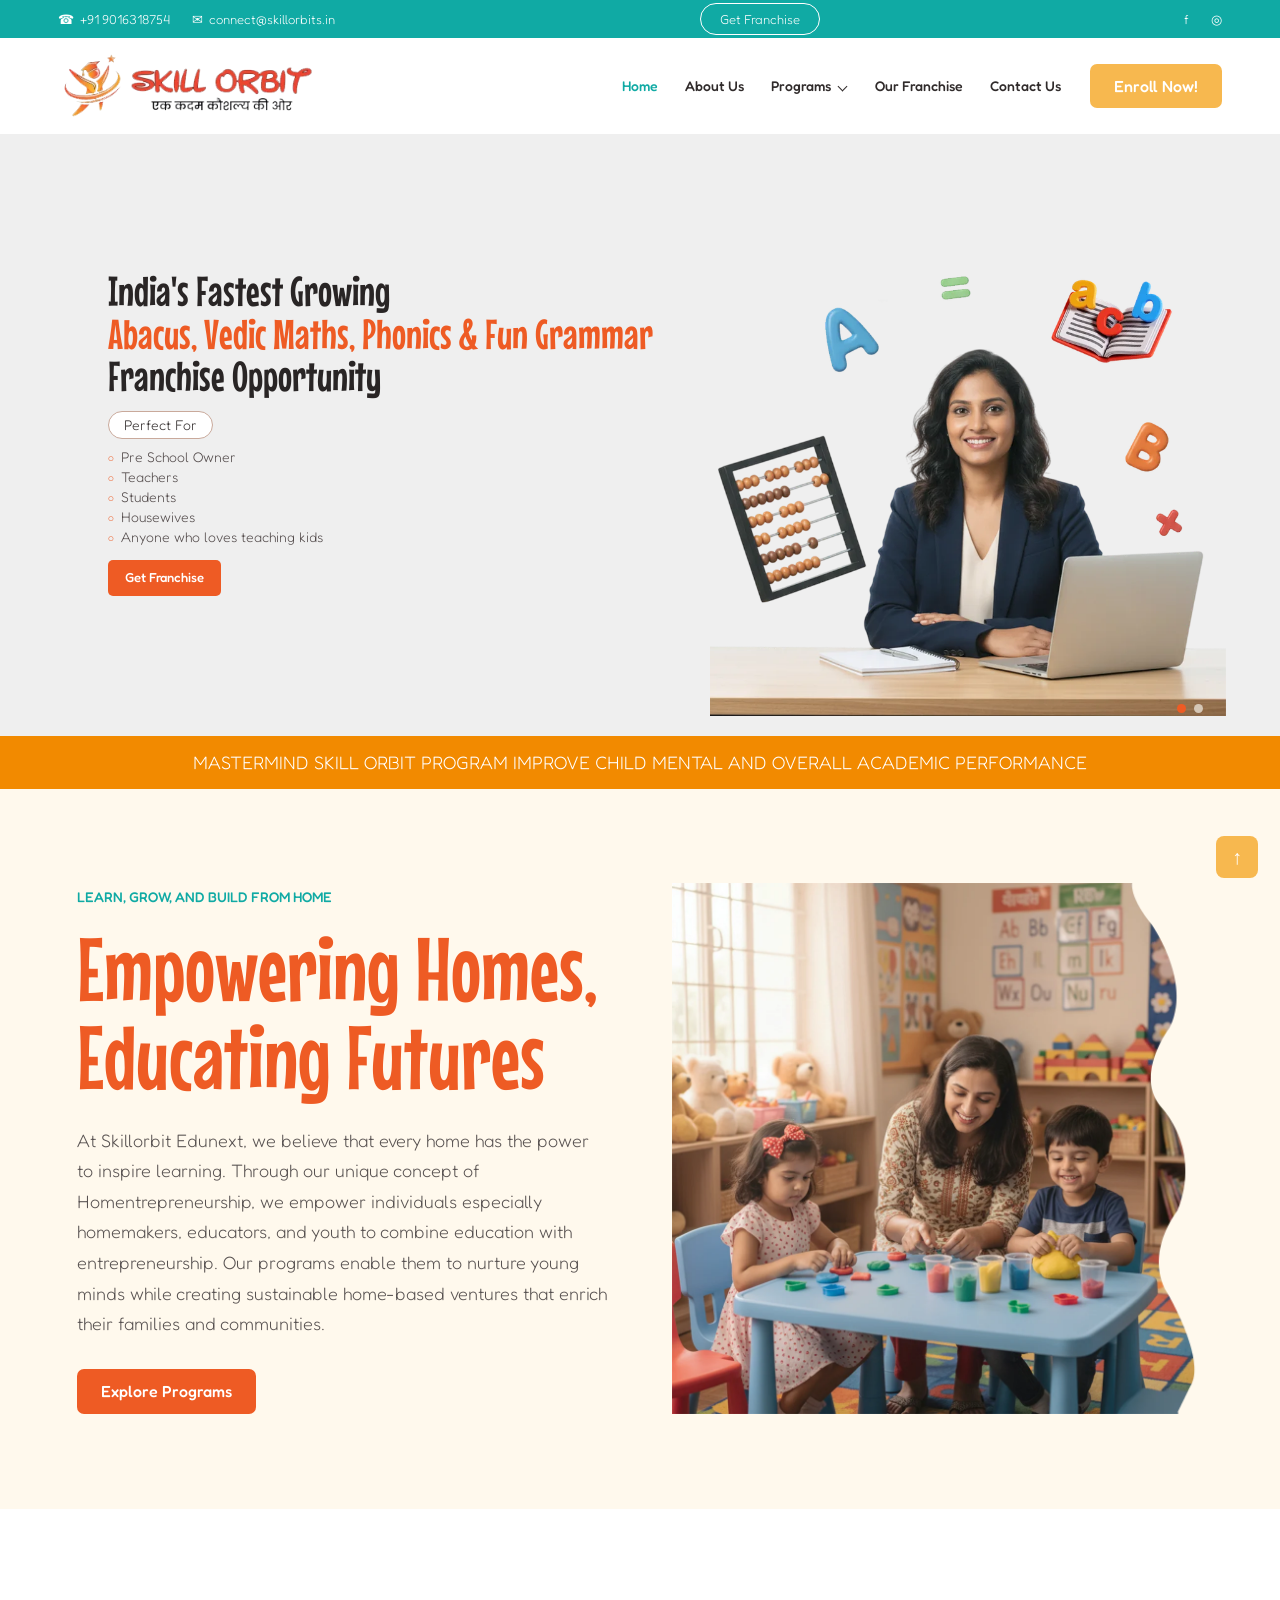
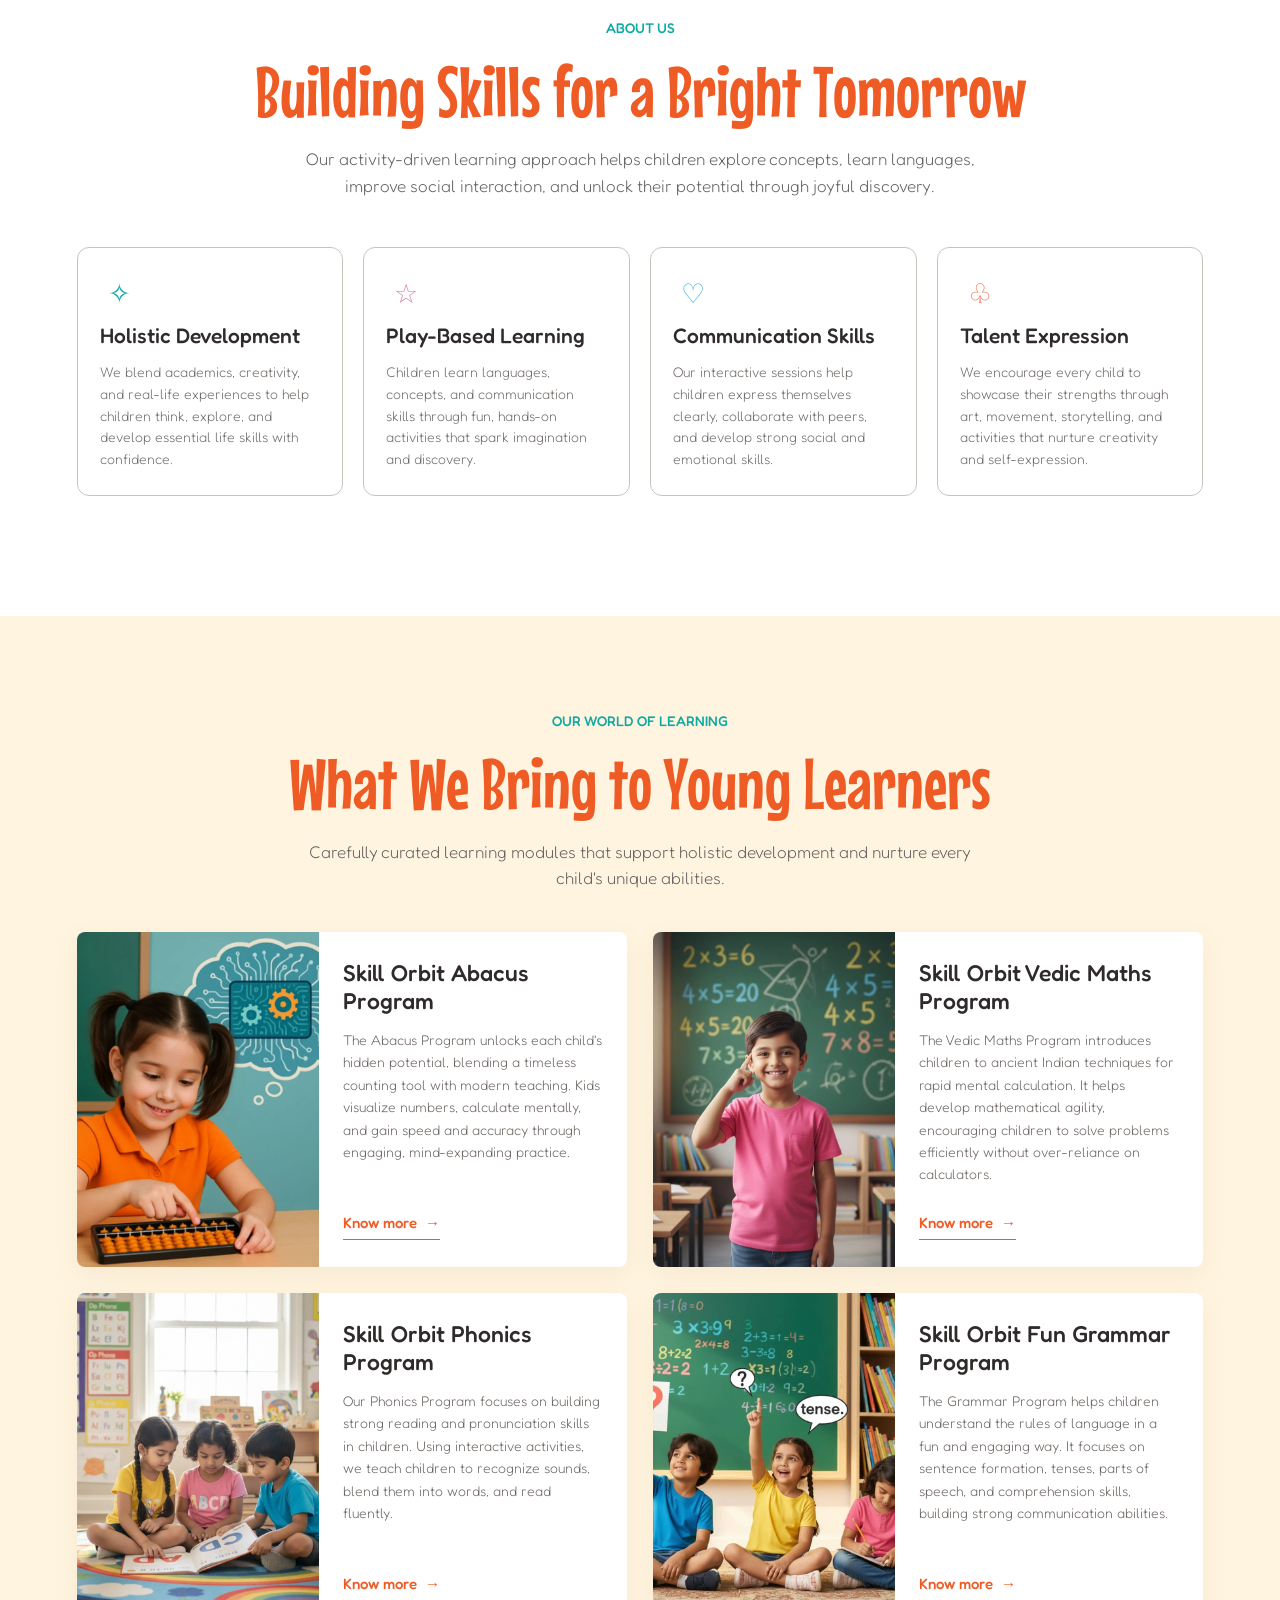
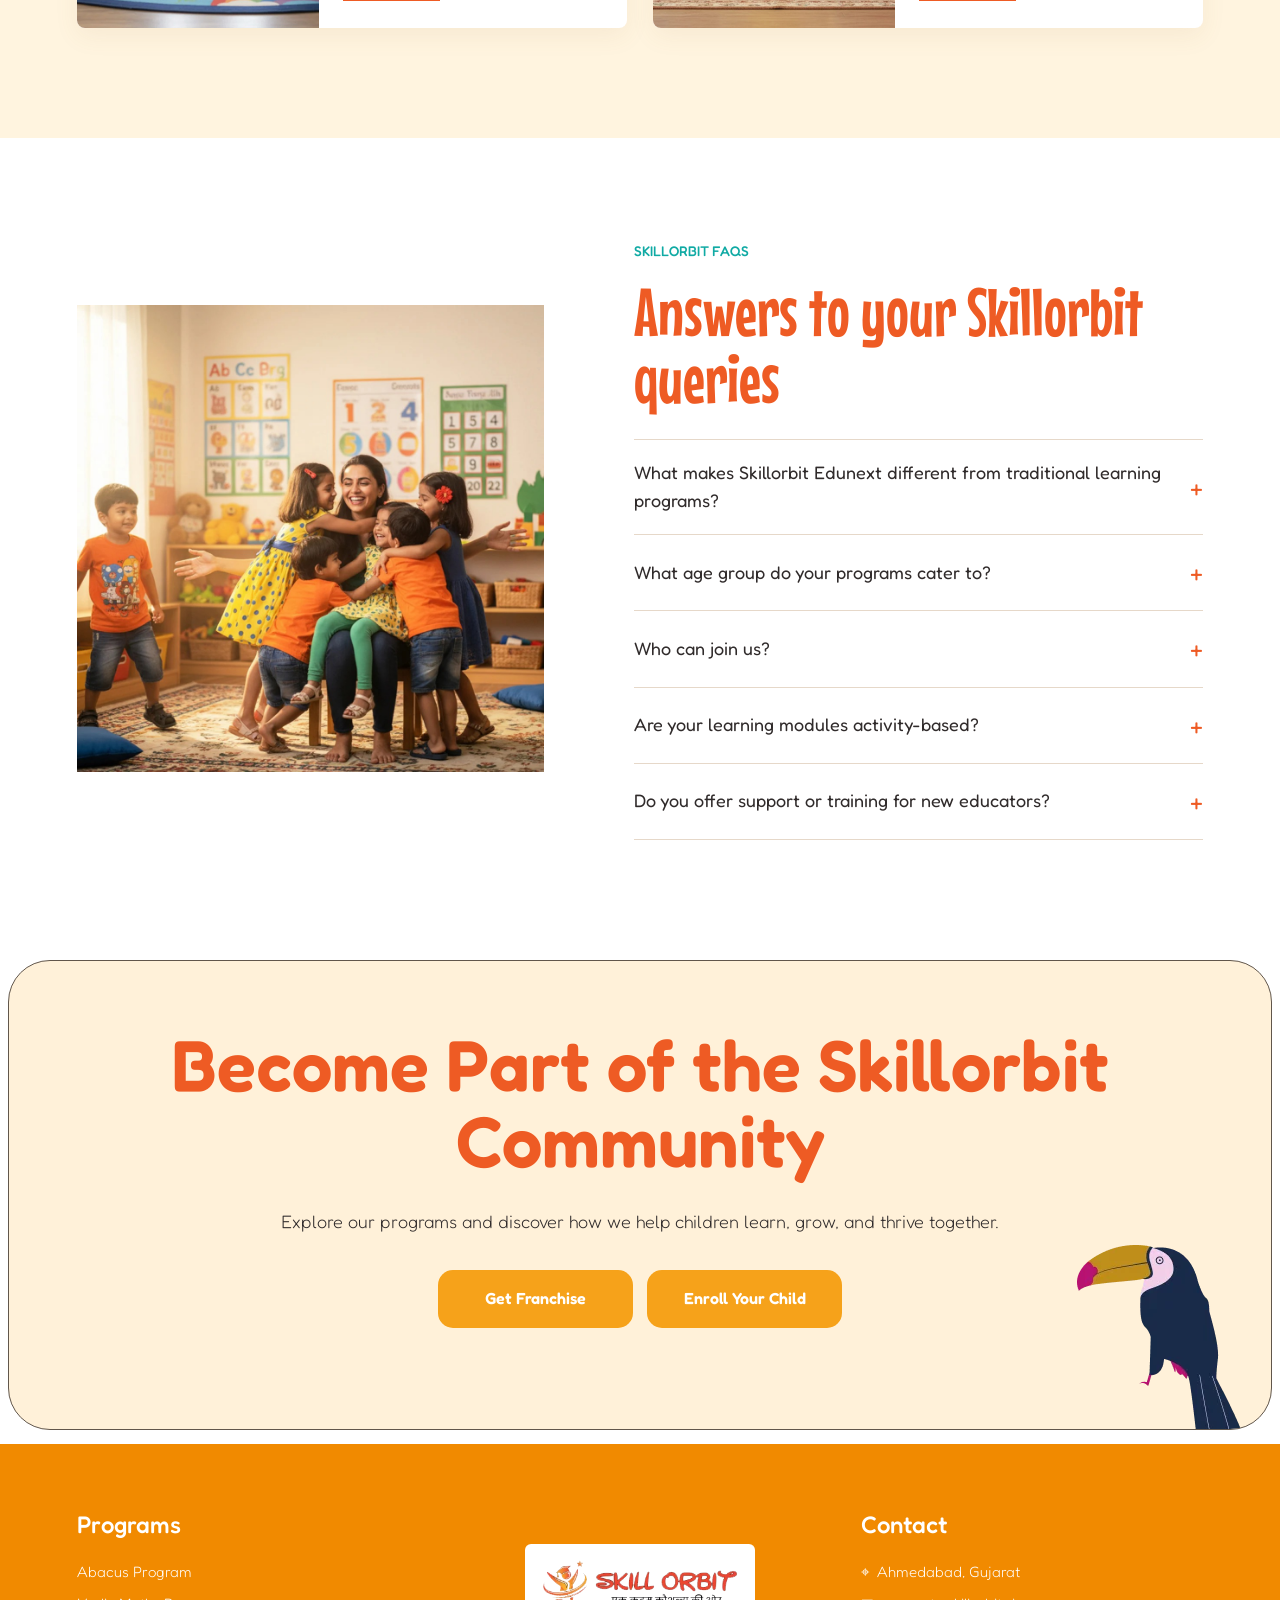
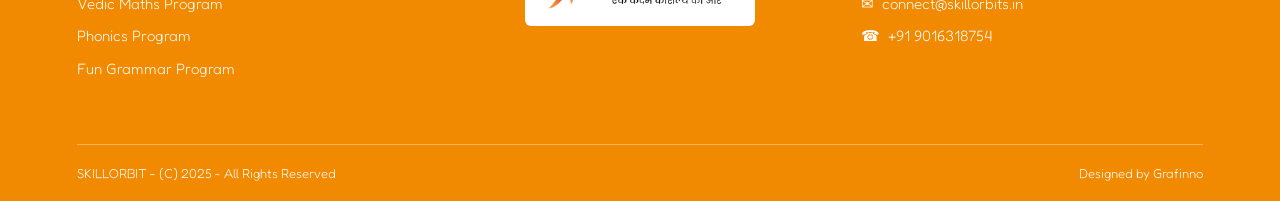
<file: index.html>
<!doctype html>
<html lang="en">
<head>
  <meta charset="utf-8">
  <meta name="viewport" content="width=device-width, initial-scale=1">
  <link rel="icon" type="image/webp" href="./images/favicon.webp">
  <meta name="theme-color" content="#10aaa4">
  <title>Skill Orbit | Empowering Homes, Educating Futures</title>
  <link rel="preconnect" href="https://fonts.googleapis.com">
  <link rel="preconnect" href="https://fonts.gstatic.com" crossorigin>
  <link href="https://fonts.googleapis.com/css2?family=Fredoka:wght@300;400;500;600;700&family=Mouse+Memoirs&display=swap" rel="stylesheet">
  <style>
    :root {
      --orange: #ee5b24;
      --gold: #f7b84f;
      --teal: #10aaa4;
      --ink: #302b2b;
      --muted: #666161;
      --cream: #fff4df;
      --paper: #fffdfa;
      --line: #e6d8c9;
      --display: "Mouse Memoirs", "Arial Narrow", sans-serif;
      --body: "Fredoka", sans-serif;
    }
    * { box-sizing: border-box; }
    html { scroll-behavior: smooth; scroll-padding-top: 100px; }
    body { margin: 0; color: var(--ink); font-family: var(--body); font-size: 16px; font-weight: 300; line-height: 1.55; }
    a { color: inherit; text-decoration: none; }
    button { font: inherit; }
    .topline { height: 38px; padding: 0 max(4.5vw, 24px); display: flex; align-items: center; justify-content: space-between; color: white; background: var(--teal); font-size: 13px; }
    .topline__contact, .topline__social { display: flex; align-items: center; gap: 22px; }
    .topline a:hover { opacity: .8; }
    .mini-button { padding: 5px 19px; border: 1px solid white; border-radius: 18px; color: white; background: transparent; font-size: 13px; transition: .2s ease; }
    .mini-button:hover { color: var(--teal); background: white; }
    .site-header { position: sticky; top: 0; z-index: 10; min-height: 92px; padding: 12px max(4.5vw, 24px); display: flex; align-items: center; justify-content: space-between; gap: 24px; background: white; }
    .brand img { display: block; width: 260px; max-width: 100%; height: auto; }
    .nav-wrap { display: flex; align-items: center; gap: 29px; }
    .main-nav { display: flex; align-items: center; gap: 27px; font-size: 14px; font-weight: 500; }
    .main-nav a { transition: color .2s ease; }
    .main-nav a:hover, .main-nav > a:first-child { color: var(--teal); }
    .programs-nav { position: relative; padding: 12px 0; }
    .program-menu { position: absolute; top: 100%; left: -18px; z-index: 20; width: 286px; padding: 12px; display: none; border: 1px solid var(--line); border-top: 3px solid var(--orange); border-radius: 8px; background: var(--paper); box-shadow: 0 18px 38px #302b2b20; }
    .program-menu::before { padding: 5px 9px 10px; display: block; color: var(--teal); content: "LEARNING PROGRAMS"; font-size: 11px; font-weight: 600; }
    .program-menu a { position: relative; min-height: 50px; padding: 9px 30px 9px 49px; display: flex; align-items: center; border-radius: 5px; color: var(--ink); font-size: 14px; white-space: normal; transition: background .18s ease, color .18s ease; }
    .program-menu a::before { position: absolute; left: 9px; width: 30px; height: 30px; display: grid; place-items: center; border-radius: 50%; color: var(--teal); background: #e3f5f2; content: "01"; font-size: 11px; font-weight: 600; }
    .program-menu a:nth-of-type(2)::before { color: #c66c50; background: #fff0e8; content: "02"; }
    .program-menu a:nth-of-type(3)::before { color: #398ca2; background: #e8f6fa; content: "03"; }
    .program-menu a:nth-of-type(4)::before { color: #8a7045; background: #fff3d9; content: "04"; }
    .program-menu a::after { position: absolute; right: 11px; color: var(--orange); content: "›"; font-size: 20px; transition: transform .18s ease; }
    .program-menu a:hover { color: var(--orange); background: var(--cream); }
    .program-menu a:hover::after { transform: translateX(3px); }
    .programs-nav:hover .program-menu, .programs-nav:focus-within .program-menu { display: block; }
    .programs-chevron { display: inline-flex; width: 12px; height: 12px; margin-left: 5px; align-items: center; justify-content: center; vertical-align: middle; }
.programs-chevron::before { width: 6px; height: 6px; border-right: 1.5px solid currentColor; border-bottom: 1.5px solid currentColor; content: ""; transform: translateY(-1px) rotate(45deg); }
    .programs-nav:hover > a .programs-chevron, .programs-nav:focus-within > a .programs-chevron { animation: programs-arrow-bob .48s ease-in-out infinite; }
    @keyframes programs-arrow-bob { 0%, 100% { transform: translateY(-1px); } 50% { transform: translateY(3px); } }
    @media (prefers-reduced-motion: reduce) {
      .programs-nav:hover > a .programs-chevron, .programs-nav:focus-within > a .programs-chevron { animation: none; }
    }
    .button { display: inline-flex; min-height: 44px; align-items: center; justify-content: center; padding: 10px 24px; border: 0; border-radius: 7px; color: #fff; background: var(--gold); font-weight: 500; cursor: pointer; transition: transform .2s ease, background .2s ease; }
    .button:hover { transform: translateY(-2px); background: var(--orange); }
    .button--orange { background: var(--orange); }
    .menu-toggle { width: 42px; height: 42px; padding: 0; display: none; flex: 0 0 42px; align-items: center; justify-content: center; border: 1px solid var(--line); border-radius: 5px; background: white; color: var(--ink); font-size: 21px; cursor: pointer; }
    .menu-toggle__icon { display: block; line-height: 1; }
    .mobile-cta { display: none; }
    .banner { position: relative; height: min(47vw, 670px); min-height: 460px; overflow: hidden; background: #efefef; }
    .banner__slide { position: absolute; inset: 20px max(4.2vw, 30px); display: flex; align-items: center; opacity: 0; visibility: hidden; pointer-events: none; transition: opacity .8s ease, visibility .8s ease; }
    .banner__slide.is-active { opacity: 1; visibility: visible; pointer-events: auto; }
    .banner__art { position: absolute; top: 0; right: 0; bottom: 0; width: 44%; background-position: right center; background-repeat: no-repeat; background-size: auto 100%; transition: transform 520ms cubic-bezier(.2,.65,.3,1); }
    .banner__slide.is-active:hover .banner__art { transform: scale(1.045); }
    .banner__art--one { background-image: url("images/INDIANS_-2.png"); }
    .banner__art--two { background-image: url("images/ABACUS-BANNERS-1-1.png"); }
    .banner__copy { position: relative; z-index: 1; width: 56%; padding: 24px 24px 28px 4.2vw; }
    .banner__copy h2 { margin: 0 0 14px; color: #292525; font-family: var(--display); font-size: clamp(35px, 3.25vw, 48px); font-weight: 400; line-height: 1.02; }
    .banner__copy h2 span, .banner__subhead { color: var(--orange); }
    .banner__label { width: fit-content; margin: 0 0 9px; padding: 2px 15px; border: 1px solid #c9a99b; border-radius: 16px; color: var(--ink); background: #fff; font-size: 14px; }
    .banner__subhead { margin: 0 0 5px; font-size: 17px; font-weight: 500; }
    .banner__list { margin: 0 0 13px; padding: 0; display: grid; grid-template-columns: 1fr; gap: 1px; list-style: none; color: #514949; font-size: 14px; line-height: 1.35; }
    .banner__list li::before { margin-right: 7px; color: var(--orange); content: "○"; font-size: 11px; }
    .banner__cta { min-height: 36px; padding: 7px 17px; border-radius: 5px; font-size: 13px; }
    .banner__controls { position: absolute; right: 6vw; bottom: 23px; z-index: 2; display: flex; gap: 8px; }
    .banner__dot { width: 9px; height: 9px; padding: 0; border: 0; border-radius: 50%; background: #d5c7b6; cursor: pointer; }
    .banner__dot.is-active { background: var(--orange); }
    .ticker { padding: 15px 18px; color: #fff; background: #f28a00; text-align: center; font-size: 18px; line-height: 1.3; }
    .section { padding: 100px max(6vw, 26px); }
    .hero { min-height: 720px; display: grid; grid-template-columns: 1fr 1fr; align-items: center; gap: 5vw; padding-top: 72px; padding-bottom: 72px; overflow: hidden; background: #fff9ed; }
    .hero__copy { max-width: 590px; }
    .eyebrow { display: inline-block; margin-bottom: 17px; color: var(--teal); font-size: 14px; font-weight: 500; text-transform: uppercase; }
    h1, h2 { margin: 0; color: var(--orange); font-family: var(--display); font-weight: 400; line-height: .98; }
    h1 { max-width: 620px; font-size: clamp(62px, 7vw, 100px); }
    .hero__copy p { max-width: 570px; margin: 24px 0 30px; color: #585251; font-size: 18px; line-height: 1.7; }
    .hero__image { min-height: 565px; align-self: stretch; background: url("images/Empowering.png") center / contain no-repeat; transition: transform 520ms cubic-bezier(.2,.65,.3,1); }
    .hero__image:hover { transform: scale(1.035); }
    .about { position: relative; padding-top: 106px; padding-bottom: 120px; text-align: center; background: white; }
    .section-heading { max-width: 900px; margin: 0 auto 42px; }
    .section-heading h2 { font-size: clamp(48px, 6.2vw, 72px); }
    .section-heading p { max-width: 710px; margin: 20px auto 0; color: var(--muted); font-size: 17px; }
    .feature-grid { max-width: 1200px; margin: 48px auto 0; display: grid; grid-template-columns: repeat(4, 1fr); gap: 20px; text-align: left; }
    .feature { min-height: 225px; padding: 25px 22px; border: 1px solid #c9c3be; border-radius: 12px; background: #fff; }
    .feature__icon { width: 40px; height: 40px; margin-bottom: 10px; display: grid; place-items: center; color: var(--teal); font-size: 27px; }
    .feature:nth-child(2) .feature__icon { color: #d78ab6; }
    .feature:nth-child(3) .feature__icon { color: #52b8d6; }
    .feature:nth-child(4) .feature__icon { color: #f27b62; }
    h3 { margin: 0; font-size: 21px; font-weight: 500; line-height: 1.25; }
    .feature p { margin: 12px 0 0; color: #706b68; font-size: 14px; line-height: 1.55; }
    .programs { padding-top: 92px; padding-bottom: 110px; background: var(--cream); text-align: center; }
    .programs .section-heading { margin-bottom: 40px; }
    .program-grid { max-width: 1200px; margin: auto; display: grid; grid-template-columns: repeat(2, minmax(0, 1fr)); gap: 26px; text-align: left; }
    .program { min-height: 335px; display: grid; grid-template-columns: 44% 1fr; overflow: hidden; border-radius: 8px; background: white; box-shadow: 0 8px 25px #9e714014; }
    .program__image { min-height: 100%; background-position: center; background-size: cover; transition: transform 520ms cubic-bezier(.2,.65,.3,1); }
    .program:hover .program__image { transform: scale(1.05); }
    .program__image--one { background-image: url("images/Artboard-1-e1763976113432-1020x1024.jpg"); }
    .program__image--two { background-image: url("images/Artboard-1-1-1024x1024.jpg"); }
    .program__image--three { background-image: url("images/Artboard-1-2-1024x1024.jpg"); }
    .program__image--four { background-image: url("images/Artboard-1-3-1024x1024.jpg"); }
    .program__copy { padding: 27px 24px; display: flex; flex-direction: column; align-items: flex-start; }
    .program__copy h3 { margin-bottom: 13px; color: #302b2b; font-size: 23px; }
    .program__copy p { margin: 0 0 20px; color: #6c6561; font-size: 14px; line-height: 1.6; }
    .text-link { margin-top: auto; padding: 0 0 4px; border: 0; border-bottom: 1px solid var(--orange); color: var(--orange); background: none; font-size: 15px; font-weight: 500; cursor: pointer; }
    .faq { display: grid; grid-template-columns: .82fr 1fr; align-items: center; gap: 7vw; overflow: hidden; background: #fff; }
    .faq__image { min-height: 560px; background: url("images/FAQ.jpg") center / contain no-repeat; transition: transform 520ms cubic-bezier(.2,.65,.3,1); }
    .faq__image:hover { transform: scale(1.035); }
    .faq__content .section-heading { margin: 0 0 28px; }
    .faq__content .section-heading h2 { font-size: clamp(48px, 5.5vw, 68px); }
    .faq-list { border-top: 1px solid var(--line); }
    .faq-item { border-bottom: 1px solid var(--line); }
    .faq-question { width: 100%; padding: 19px 0; display: flex; align-items: center; justify-content: space-between; gap: 20px; border: 0; color: var(--ink); background: transparent; text-align: left; font-size: 18px; font-weight: 400; cursor: pointer; }
    .faq-question span:last-child { color: var(--orange); font-size: 24px; transition: transform .2s ease; }
    .faq-answer { max-height: 0; overflow: hidden; color: var(--muted); font-size: 15px; transition: max-height .3s ease; }
    .faq-item.is-open .faq-answer { max-height: 180px; padding: 0 38px 20px 0; }
    .faq-item.is-open .faq-question span:last-child { transform: rotate(45deg); }
    .community { position: relative; min-height: 470px; margin: 20px 8px 14px; padding: 66px 24px 78px; overflow: hidden; border: 1px solid #61564b; border-radius: 42px; background: #fff1d9; text-align: center; }
    .community h2 { position: relative; z-index: 1; max-width: 1100px; margin: 0 auto; color: var(--orange); font-family: var(--body); font-size: 72px; font-weight: 600; line-height: 1.06; }
    .community p { position: relative; z-index: 1; max-width: 900px; margin: 28px auto 34px; color: var(--ink); font-size: 18px; }
    .community__actions { display: flex; justify-content: center; gap: 14px; }
    .community .community__actions .button { min-width: 195px; min-height: 58px; padding: 12px 30px; border: 0; border-radius: 15px; color: #fff; background: #f6a21a; font-size: 16px; font-weight: 600; }
    .community .community__actions .button:hover { background: var(--orange); }
    .community__illustration { width: min(100%, 380px); height: auto; margin: 30px auto 0; display: block; transition: transform 520ms cubic-bezier(.2,.65,.3,1); }
    .community__illustration:hover { transform: scale(1.045); }
    .community__illustration--home { position: absolute; right: 27px; bottom: -22px; z-index: 0; width: 167px; margin: 0; animation: community-bird-glide 9s ease-in-out infinite; }
    @keyframes community-bird-glide { 0%, 100% { translate: 0 0; } 50% { translate: -42px 0; } }
    .site-footer { padding: 66px max(6vw, 26px) 0; color: white; background: #f18a00; }
    .footer-main { max-width: 1200px; margin: auto; display: grid; grid-template-columns: 1fr 1fr 1fr; align-items: start; gap: 50px; }
    .footer-logo { display: block; width: 230px; margin: 34px auto 0; padding: 13px; border-radius: 6px; background: white; }
    .footer-logo img { display: block; width: 100%; }
    .footer-column h3 { margin-bottom: 20px; font-size: 24px; }
    .footer-column ul { margin: 0; padding: 0; list-style: none; }
    .footer-column li { margin: 9px 0; font-size: 15px; }
    .footer-column a:hover { text-decoration: underline; }
    .footer-bottom { max-width: 1200px; margin: 55px auto 0; padding: 18px 0; display: flex; justify-content: space-between; border-top: 1px solid #ffffff5c; font-size: 13px; }
    .back-top { position: fixed; right: 22px; bottom: 22px; z-index: 4; width: 42px; height: 42px; border: 0; border-radius: 8px; color: white; background: var(--gold); font-size: 20px; cursor: pointer; }
    @media (prefers-reduced-motion: reduce) {
      .banner__art, .hero__image, .program__image, .faq__image, .community__illustration { transition: none; }
      .banner__slide.is-active:hover .banner__art, .hero__image:hover, .program:hover .program__image, .faq__image:hover, .community__illustration:hover { transform: none; }
      .community__illustration--home { animation: none; }
    }
    .motion-ready .motion-reveal { opacity: 0; transform: translateY(14px); transition: opacity 520ms ease, transform 520ms cubic-bezier(.2,.65,.3,1); transition-delay: var(--motion-delay, 0ms); }
    .motion-ready .motion-reveal.is-revealed { opacity: 1; transform: translateY(0); }
    @media (prefers-reduced-motion: reduce) {
      .motion-ready .motion-reveal, .motion-ready .motion-reveal.is-revealed { opacity: 1; transform: none; transition: none; }
    }
    @media (max-width: 900px) {
      .topline { height: 32px; }
      .site-header { min-height: 82px; }
      .brand img { width: 215px; }
      .menu-toggle { display: inline-flex; }
      .nav-wrap { position: absolute; top: 100%; right: 0; left: 0; display: none; padding: 18px 24px 25px; align-items: stretch; flex-direction: column; gap: 18px; background: white; box-shadow: 0 10px 20px #00000012; }
      .nav-wrap.is-open { display: flex; }
      .main-nav { align-items: stretch; flex-direction: column; gap: 14px; }
      .nav-wrap > .button { align-self: flex-start; }
      .banner { height: 50vw; min-height: 270px; }
      .banner__slide { inset: 10px 0; }
      .banner__copy { padding-left: 3vw; }
      .ticker { padding: 11px 14px; font-size: 14px; }
      .section { padding-right: 6vw; padding-left: 6vw; }
      .hero { min-height: auto; grid-template-columns: 1fr 1fr; gap: 24px; padding-top: 60px; padding-bottom: 60px; }
      h1 { font-size: clamp(54px, 8vw, 76px); }
      .hero__copy p { font-size: 16px; }
      .hero__image { min-height: 440px; }
      .feature-grid { grid-template-columns: repeat(2, 1fr); }
      .program { grid-template-columns: 1fr; }
      .program__image { min-height: 215px; }
      .faq { grid-template-columns: .8fr 1fr; gap: 5vw; }
      .faq__image { min-height: 390px; }
    }
    @media (max-width: 767px) {
      html { scroll-padding-top: 112px; }
      .topline { display: none; }
      .site-header { min-height: 104px; padding: 10px 12px; gap: 6px; }
      .brand img { width: min(205px, 42vw); }
      .menu-toggle { display: inline-flex; }
      .nav-wrap { display: none; }
      .mobile-cta { display: inline-flex; min-height: 40px; padding: 8px 10px; border-radius: 6px; background: #eb755f; font-size: 14px; white-space: nowrap; }
      .nav-wrap.is-open { display: flex; }
      .nav-wrap.is-open .program-menu { position: static; width: 100%; margin-top: 6px; display: none; box-shadow: none; }
      .nav-wrap.is-open .programs-nav.submenu-open .program-menu { display: grid; }
      .programs-nav { padding: 0; }
      .banner { height: 48vw; min-height: 250px; }
      .banner__slide { inset: 0; }
      .banner__art { width: 43%; }
      .banner__copy { width: 57%; padding: 14px 8px 27px 16px; }
      .banner__copy h2 { margin-bottom: 7px; font-size: clamp(18px, 4vw, 25px); }
      .banner__label { margin-bottom: 5px; padding: 1px 8px; font-size: 10px; }
      .banner__subhead { margin-bottom: 2px; font-size: 11px; }
      .banner__list { margin-bottom: 7px; grid-template-columns: repeat(2, minmax(0, 1fr)); gap: 0 5px; font-size: 9px; }
      .banner__list li::before { margin-right: 3px; font-size: 8px; }
      .banner__cta { min-height: 27px; padding: 4px 10px; font-size: 10px; }
      .banner__controls { right: 15px; bottom: 8px; }
      .banner__dot { width: 7px; height: 7px; }
      .ticker { font-size: 13px; }
      .section { padding: 66px 22px; }
      .hero { grid-template-columns: 1fr; gap: 12px; padding-top: 45px; padding-bottom: 30px; }
      .hero__copy { order: 1; }
      .hero__image { order: 0; min-height: 88vw; margin: -15px -22px 0; background-size: cover; background-position: center 40%; }
      .eyebrow { margin-bottom: 11px; font-size: 12px; }
      h1 { font-size: 56px; }
      .hero__copy p { margin: 18px 0 22px; font-size: 15px; }
      .about { padding-top: 75px; padding-bottom: 75px; }
      .section-heading { margin-bottom: 28px; }
      .section-heading h2, .faq__content .section-heading h2 { font-size: 48px; }
      .section-heading p { margin-top: 13px; font-size: 15px; }
      .feature-grid { margin-top: 30px; grid-template-columns: 1fr; gap: 13px; }
      .feature { min-height: 0; padding: 19px; }
      .feature__icon { margin-bottom: 5px; }
      .programs { padding-top: 68px; padding-bottom: 72px; }
      .program-grid { grid-template-columns: 1fr; gap: 16px; }
      .program { grid-template-columns: 39% 1fr; min-height: 260px; }
      .program__image { min-height: 100%; }
      .program__copy { padding: 19px 15px; }
      .program__copy h3 { font-size: 19px; }
      .program__copy p { font-size: 13px; }
      .faq { grid-template-columns: 1fr; gap: 12px; }
      .faq__image { min-height: 290px; }
      .faq__content .section-heading { text-align: center; }
      .faq-question { padding: 15px 0; font-size: 15px; }
      .faq-answer { font-size: 14px; }
      .community { min-height: 0; margin: 12px 6px; padding: 48px 18px 185px; border-radius: 27px; }
      .community h2 { font-size: 42px; line-height: 1.06; }
      .community p { margin: 18px auto 24px; font-size: 16px; }
      .community__actions { flex-wrap: wrap; gap: 10px; }
      .community .community__actions .button { min-width: 172px; min-height: 52px; padding: 10px 17px; font-size: 14px; }
      .community__illustration--home { right: 10px; bottom: -16px; width: min(38vw, 132px); }
      .site-footer { padding: 48px 24px 0; }
      .footer-main { grid-template-columns: 1fr; gap: 28px; }
      .footer-logo { order: -1; margin: 0 0 4px; }
      .footer-column h3 { margin-bottom: 10px; }
      .footer-bottom { margin-top: 35px; align-items: flex-start; flex-direction: column; gap: 5px; }
      .back-top { right: 13px; bottom: 13px; }
    }
  </style>
</head>
<body>
  <div class="topline">
    <div class="topline__contact"><a href="tel:+919016318754">☎ &nbsp;+91 9016318754</a><a href="mailto:connect@skillorbits.in">✉ &nbsp;connect@skillorbits.in</a></div>
    <a class="mini-button" href="#community">Get Franchise</a>
    <div class="topline__social"><a href="#">f</a><a href="#">◎</a></div>
  </div>
  <header class="site-header">
    <a class="brand" href="#top" aria-label="Skill Orbit home"><img src="images/SO-logo-1.png" alt="Skill Orbit"></a>
    <a class="button mobile-cta" href="#community">Click here</a>
    <button class="menu-toggle" type="button" aria-label="Open navigation" aria-expanded="false"><span class="menu-toggle__icon" aria-hidden="true">☰</span></button>
    <div class="nav-wrap">
      <nav class="main-nav" aria-label="Main navigation">
        <a href="index.html">Home</a><a href="about-us.html">About Us</a><div class="programs-nav"><a href="#programs">Programs<span class="programs-chevron" aria-hidden="true"></span></a><div class="program-menu"><a href="skill-orbit-abacus-program.html">Abacus Program</a><a href="skill-orbit-vedic-maths-program.html">Vedic Maths Program</a><a href="skill-orbit-phonics-program.html">Phonics Program</a><a href="skill-orbit-fun-grammar-program.html">Fun Grammar Program</a></div></div><a href="franchise.html">Our Franchise</a><a href="contact-us.html">Contact Us</a>
      </nav>
      <a class="button" href="contact-us.html#contact-form">Enroll Now!</a>
    </div>
  </header>
  <main id="top">
    <section class="banner" aria-label="Skill Orbit programs">
      <div class="banner__slide banner__slide--one is-active" aria-hidden="false"><div class="banner__copy"><h2>India's Fastest Growing<br><span>Abacus, Vedic Maths, Phonics &amp; Fun Grammar</span><br>Franchise Opportunity</h2><div class="banner__label">Perfect For</div><ul class="banner__list"><li>Pre School Owner</li><li>Teachers</li><li>Students</li><li>Housewives</li><li>Anyone who loves teaching kids</li></ul><a class="button button--orange banner__cta" href="franchise.html">Get Franchise</a></div><div class="banner__art banner__art--one" aria-hidden="true"></div></div>
      <div class="banner__slide banner__slide--two" aria-hidden="true"><div class="banner__copy"><h2>Start Your Own Kids Learning Centre With <span>Skill Orbit</span></h2><div class="banner__label">4 Premium Courses. One Powerful Opportunity.</div><p class="banner__subhead">Programs Included:</p><ul class="banner__list"><li>Abacus</li><li>Vedic Maths</li><li>Phonics</li><li>Fun Grammar</li></ul><a class="button button--orange banner__cta" href="franchise.html">Get Franchise</a></div><div class="banner__art banner__art--two" aria-hidden="true"></div></div>
      <div class="banner__controls" aria-label="Choose banner slide"><button class="banner__dot is-active" aria-label="Show slide 1"></button><button class="banner__dot" aria-label="Show slide 2"></button></div>
    </section>
    <div class="ticker">MASTERMIND SKILL ORBIT PROGRAM IMPROVE CHILD MENTAL AND OVERALL ACADEMIC PERFORMANCE</div>
    <section class="section hero"><div class="hero__copy"><span class="eyebrow">Learn, grow, and build from home</span><h1>Empowering Homes,<br>Educating Futures</h1><p>At Skillorbit Edunext, we believe that every home has the power to inspire learning. Through our unique concept of Homentrepreneurship, we empower individuals especially homemakers, educators, and youth to combine education with entrepreneurship. Our programs enable them to nurture young minds while creating sustainable home-based ventures that enrich their families and communities.</p><a class="button button--orange" href="#programs">Explore Programs</a></div><div class="hero__image" role="img" aria-label="A teacher helping children learn through creative play"></div></section>
    <section class="section about" id="about"><div class="section-heading"><span class="eyebrow">About us</span><h2>Building Skills for a Bright Tomorrow</h2><p>Our activity-driven learning approach helps children explore concepts, learn languages, improve social interaction, and unlock their potential through joyful discovery.</p></div><div class="feature-grid"><article class="feature"><div class="feature__icon" aria-hidden="true">✧</div><h3>Holistic Development</h3><p>We blend academics, creativity, and real-life experiences to help children think, explore, and develop essential life skills with confidence.</p></article><article class="feature"><div class="feature__icon" aria-hidden="true">☆</div><h3>Play-Based Learning</h3><p>Children learn languages, concepts, and communication skills through fun, hands-on activities that spark imagination and discovery.</p></article><article class="feature"><div class="feature__icon" aria-hidden="true">♡</div><h3>Communication Skills</h3><p>Our interactive sessions help children express themselves clearly, collaborate with peers, and develop strong social and emotional skills.</p></article><article class="feature"><div class="feature__icon" aria-hidden="true">♧</div><h3>Talent Expression</h3><p>We encourage every child to showcase their strengths through art, movement, storytelling, and activities that nurture creativity and self-expression.</p></article></div></section>
    <section class="section programs" id="programs"><div class="section-heading"><span class="eyebrow">Our World of Learning</span><h2>What We Bring to Young Learners</h2><p>Carefully curated learning modules that support holistic development and nurture every child's unique abilities.</p></div><div class="program-grid"><article class="program"><div class="program__image program__image--one" role="img" aria-label="Abacus learning activity"></div><div class="program__copy"><h3>Skill Orbit Abacus Program</h3><p>The Abacus Program unlocks each child's hidden potential, blending a timeless counting tool with modern teaching. Kids visualize numbers, calculate mentally, and gain speed and accuracy through engaging, mind-expanding practice.</p><a class="text-link" href="skill-orbit-abacus-program.html">Know more&nbsp; →</a></div></article><article class="program"><div class="program__image program__image--two" role="img" aria-label="Vedic maths learning activity"></div><div class="program__copy"><h3>Skill Orbit Vedic Maths Program</h3><p>The Vedic Maths Program introduces children to ancient Indian techniques for rapid mental calculation. It helps develop mathematical agility, encouraging children to solve problems efficiently without over-reliance on calculators.</p><a class="text-link" href="skill-orbit-vedic-maths-program.html">Know more&nbsp; →</a></div></article><article class="program"><div class="program__image program__image--three" role="img" aria-label="Phonics learning activity"></div><div class="program__copy"><h3>Skill Orbit Phonics Program</h3><p>Our Phonics Program focuses on building strong reading and pronunciation skills in children. Using interactive activities, we teach children to recognize sounds, blend them into words, and read fluently.</p><a class="text-link" href="skill-orbit-phonics-program.html">Know more&nbsp; →</a></div></article><article class="program"><div class="program__image program__image--four" role="img" aria-label="Fun grammar learning activity"></div><div class="program__copy"><h3>Skill Orbit Fun Grammar Program</h3><p>The Grammar Program helps children understand the rules of language in a fun and engaging way. It focuses on sentence formation, tenses, parts of speech, and comprehension skills, building strong communication abilities.</p><a class="text-link" href="skill-orbit-fun-grammar-program.html">Know more&nbsp; →</a></div></article></div></section>
    <section class="section faq"><div class="faq__image" role="img" aria-label="Learning at Skill Orbit"></div><div class="faq__content"><div class="section-heading"><span class="eyebrow">Skillorbit FAQs</span><h2>Answers to your Skillorbit queries</h2></div><div class="faq-list"><div class="faq-item"><button class="faq-question" aria-expanded="false"><span>What makes Skillorbit Edunext different from traditional learning programs?</span><span>+</span></button><div class="faq-answer"><p>Our activity-driven, play-based approach blends academic learning with creativity and essential life skills.</p></div></div><div class="faq-item"><button class="faq-question" aria-expanded="false"><span>What age group do your programs cater to?</span><span>+</span></button><div class="faq-answer"><p>Our programs are designed for young learners, with modules tailored to a child's stage of development.</p></div></div><div class="faq-item"><button class="faq-question" aria-expanded="false"><span>Who can join us?</span><span>+</span></button><div class="faq-answer"><p>Homemakers, educators, and anyone who loves helping children learn can join our community.</p></div></div><div class="faq-item"><button class="faq-question" aria-expanded="false"><span>Are your learning modules activity-based?</span><span>+</span></button><div class="faq-answer"><p>Yes. Children learn through engaging activities, hands-on practice, and joyful discovery.</p></div></div><div class="faq-item"><button class="faq-question" aria-expanded="false"><span>Do you offer support or training for new educators?</span><span>+</span></button><div class="faq-answer"><p>Yes. Our franchise partners receive the guidance and training they need to get started.</p></div></div></div></div></section>
    <section class="community" id="community"><h2>Become Part of the Skillorbit Community</h2><p>Explore our programs and discover how we help children learn, grow, and thrive together.</p><div class="community__actions"><a class="button button--orange" href="franchise.html">Get Franchise</a><a class="button button--outline" href="contact-us.html#contact-form">Enroll Your Child</a></div><img class="community__illustration community__illustration--home" src="images/home-main-34.png" alt="Illustration of a toucan"></section>
  </main>
  <footer class="site-footer" id="contact"><div class="footer-main"><div class="footer-column"><h3>Programs</h3><ul><li><a href="skill-orbit-abacus-program.html">Abacus Program</a></li><li><a href="skill-orbit-vedic-maths-program.html">Vedic Maths Program</a></li><li><a href="skill-orbit-phonics-program.html">Phonics Program</a></li><li><a href="skill-orbit-fun-grammar-program.html">Fun Grammar Program</a></li></ul></div><a class="footer-logo" href="#top"><img src="images/SO-logo-1.png" alt="Skill Orbit"></a><div class="footer-column"><h3>Contact</h3><ul><li>⌖ &nbsp;Ahmedabad, Gujarat</li><li><a href="mailto:connect@skillorbits.in">✉ &nbsp;connect@skillorbits.in</a></li><li><a href="tel:+919016318754">☎ &nbsp;+91 9016318754</a></li></ul></div></div><div class="footer-bottom"><span>SKILLORBIT - (C) 2025 - All Rights Reserved</span><a href="#top">Designed by Grafinno</a></div></footer>
  <button class="back-top" aria-label="Back to top" onclick="window.scrollTo({top:0,behavior:'smooth'})">↑</button>
  <script src="site-motion.js"></script>
  <script>
    const slides = [...document.querySelectorAll('.banner__slide')];
    const dots = [...document.querySelectorAll('.banner__dot')];
    let currentSlide = 0;
    function showSlide(index) {
      currentSlide = index;
      slides.forEach((slide, position) => { const active = position === index; slide.classList.toggle('is-active', active); slide.setAttribute('aria-hidden', String(!active)); });
      dots.forEach((dot, position) => dot.classList.toggle('is-active', position === index));
    }
    dots.forEach((dot, index) => dot.addEventListener('click', () => showSlide(index)));
    window.setInterval(() => showSlide((currentSlide + 1) % slides.length), 5500);
    const faqItems = [...document.querySelectorAll('.faq-item')];
    document.querySelectorAll('.faq-question').forEach(button => button.addEventListener('click', () => {
      const activeItem = button.closest('.faq-item');
      const shouldOpen = !activeItem.classList.contains('is-open');
      faqItems.forEach(item => {
        const open = item === activeItem && shouldOpen;
        item.classList.toggle('is-open', open);
        item.querySelector('.faq-question').setAttribute('aria-expanded', String(open));
      });
    }));
  </script>
</body>
</html>
</file>
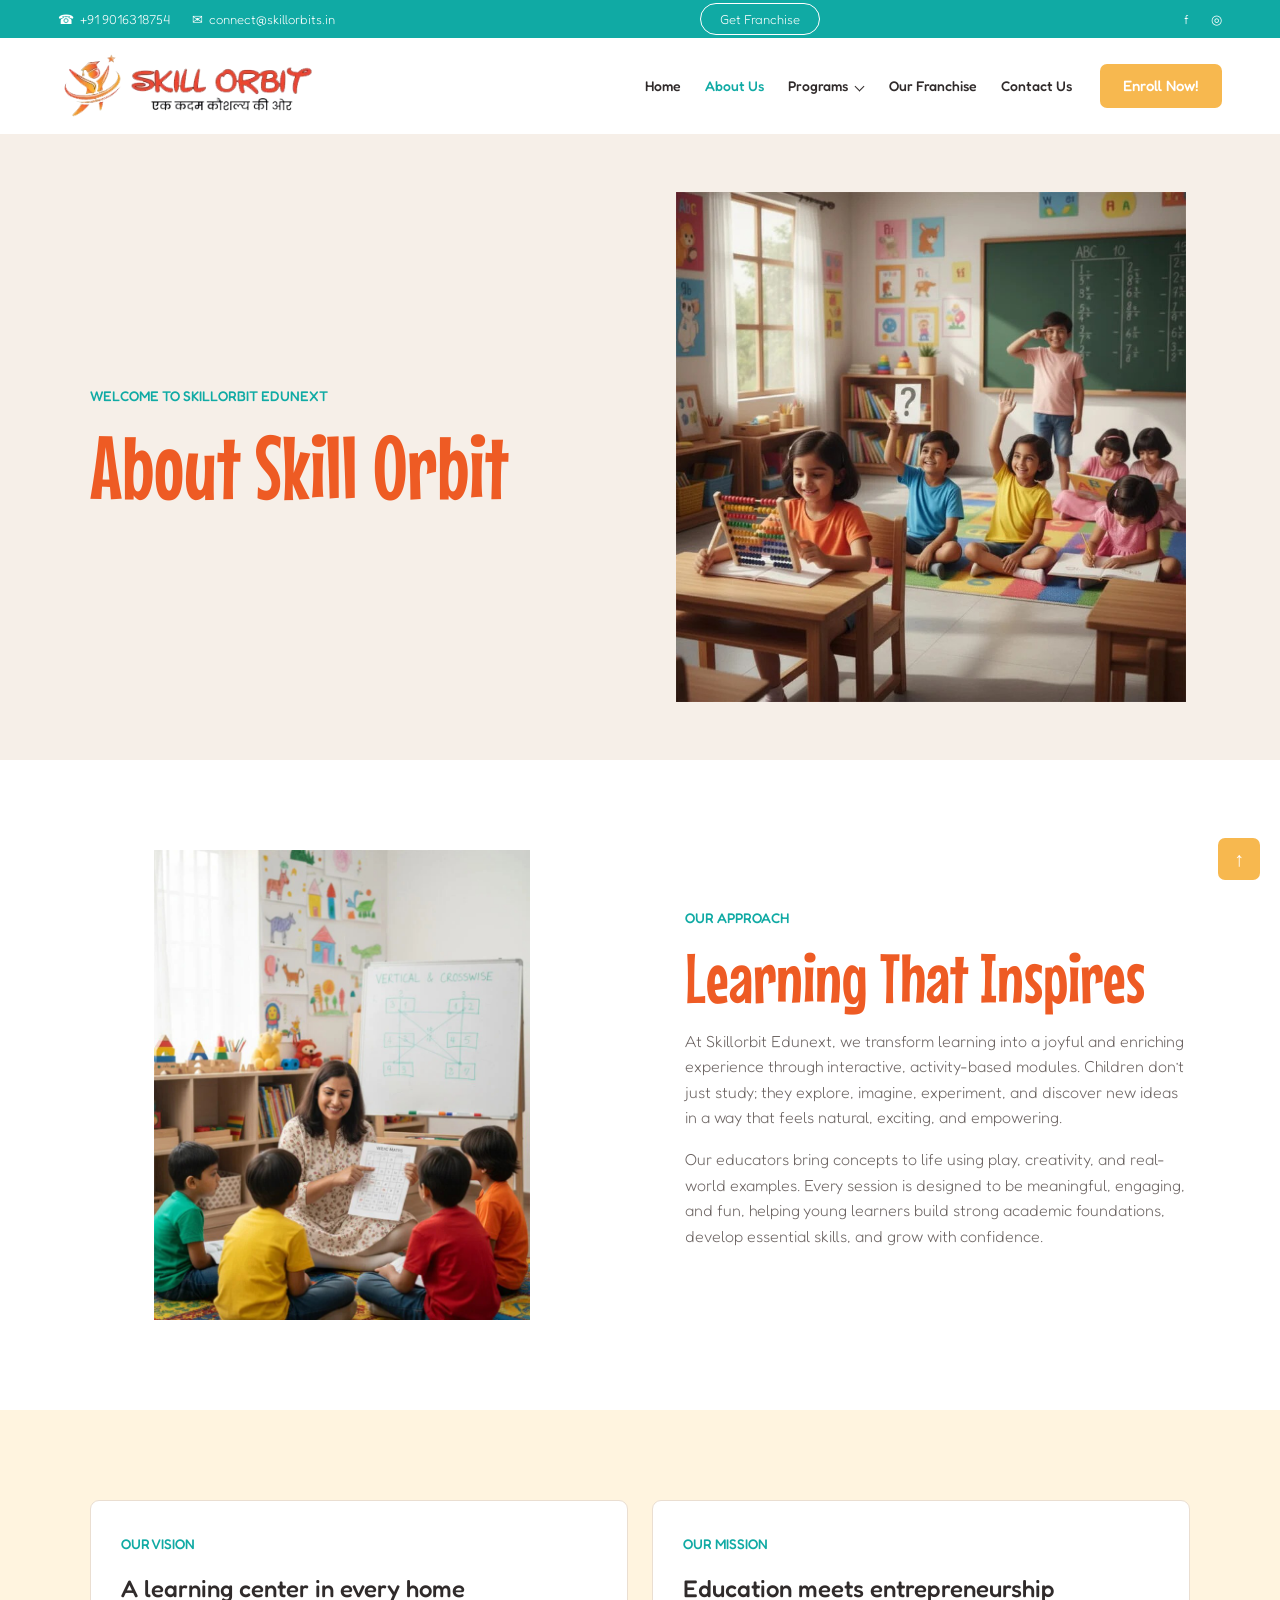
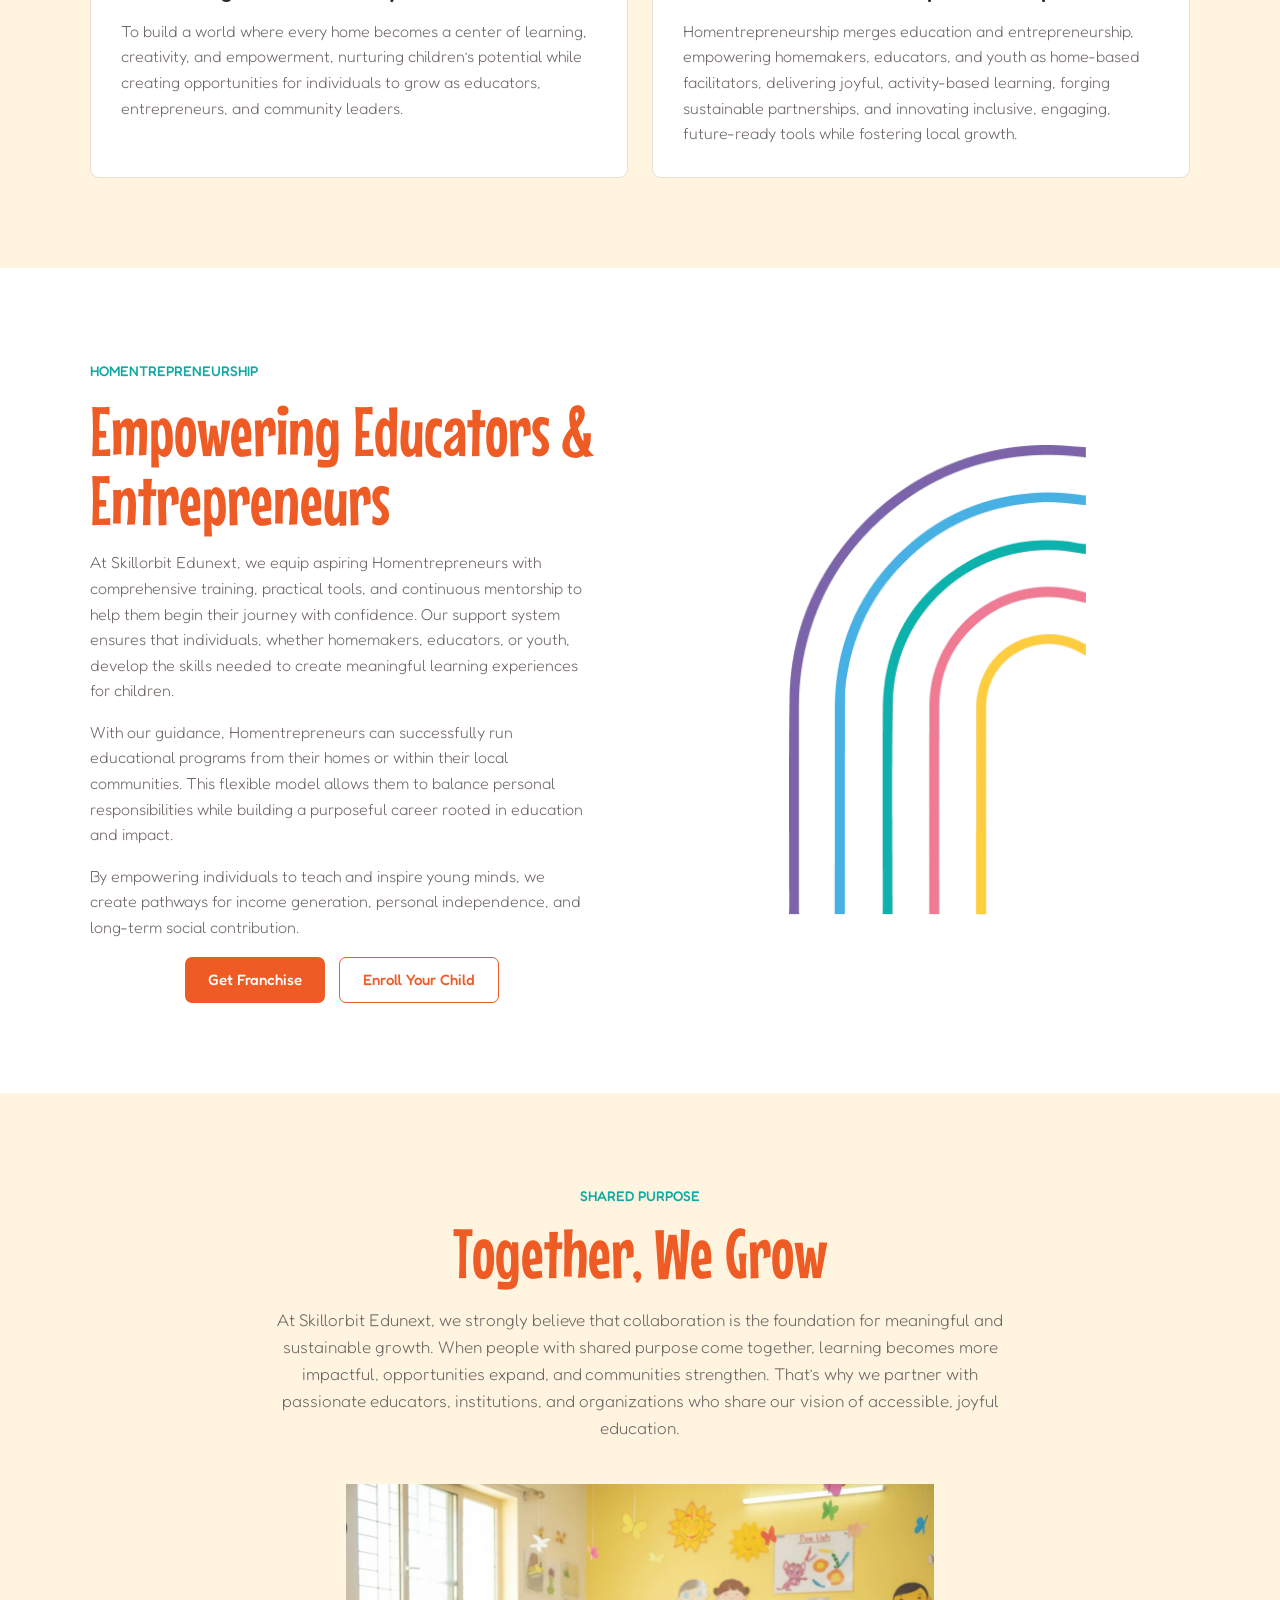
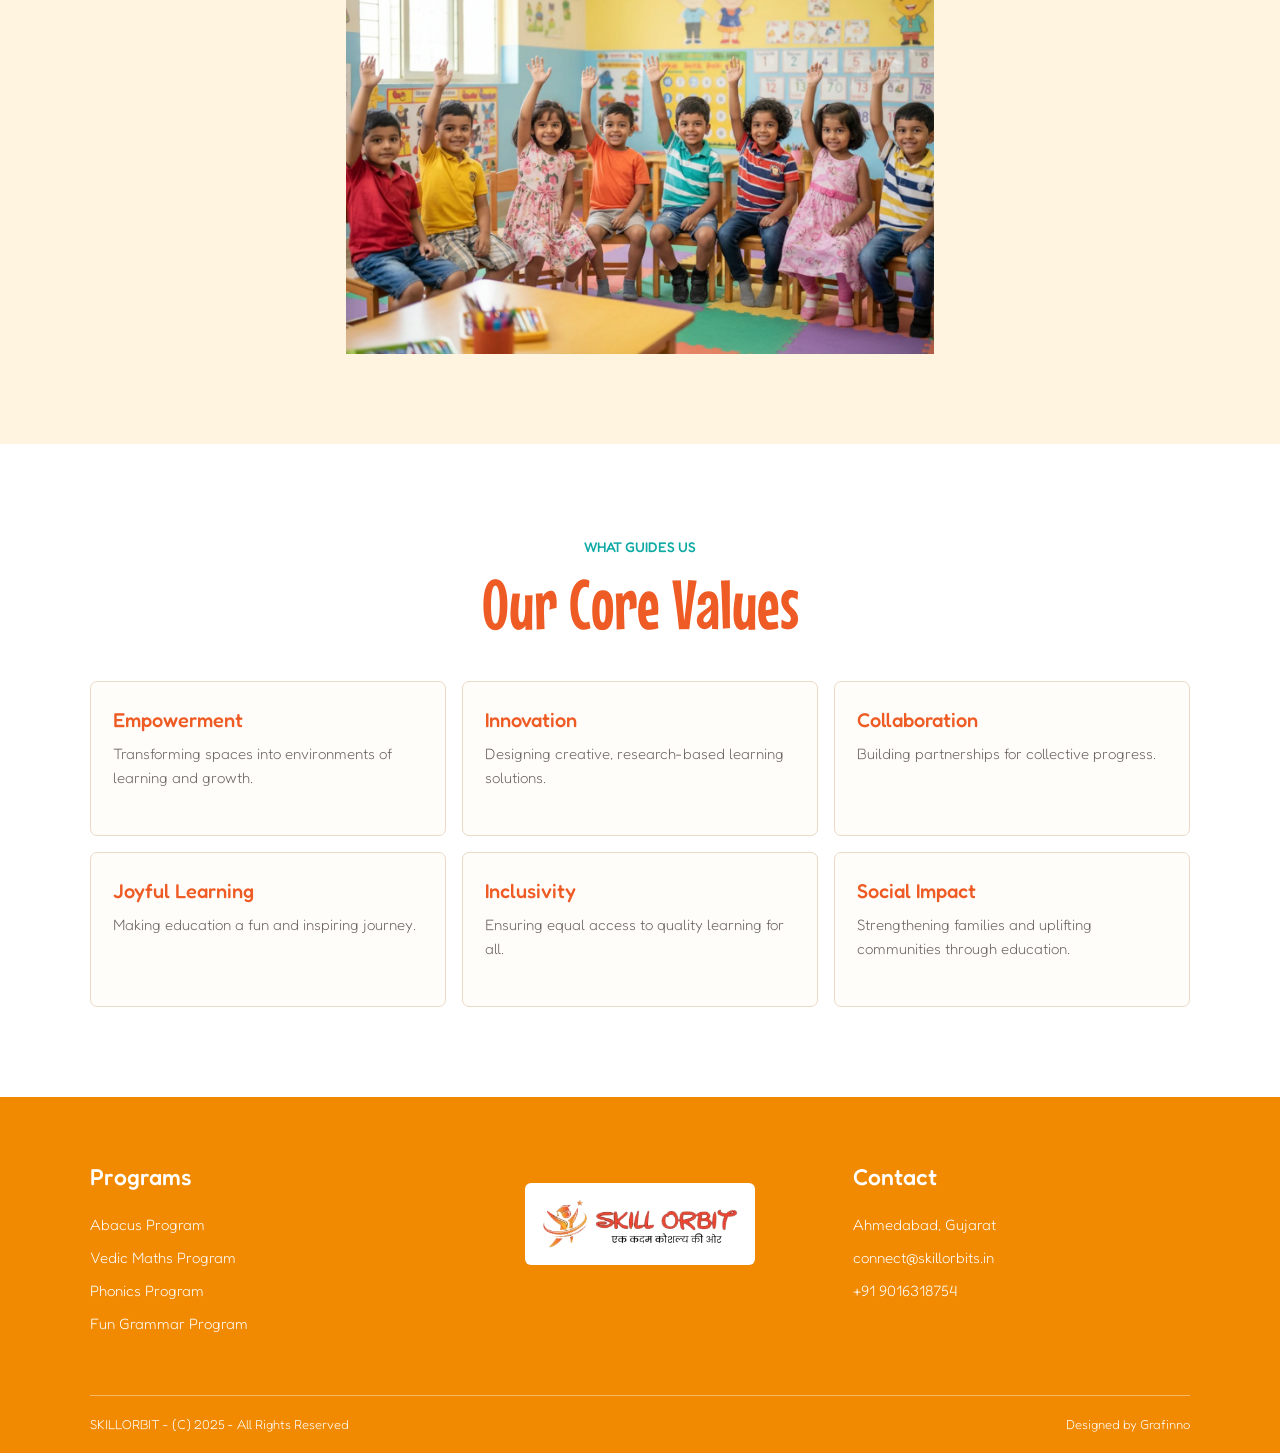
<file: about-us.html>
<!doctype html>
<html lang="en">
<head>
  <meta charset="utf-8">
  <meta name="viewport" content="width=device-width, initial-scale=1">
  <link rel="icon" type="image/webp" href="./images/favicon.webp">
  <title>About Us | Skill Orbit</title>
  <link rel="preconnect" href="https://fonts.googleapis.com">
  <link rel="preconnect" href="https://fonts.gstatic.com" crossorigin>
  <link href="https://fonts.googleapis.com/css2?family=Fredoka:wght@300;400;500;600;700&family=Mouse+Memoirs&display=swap" rel="stylesheet">
  <link rel="stylesheet" href="subpages.css">
</head>
<body>
  <div class="topline"><div class="topline__contact"><a href="tel:+919016318754">☎ &nbsp;+91 9016318754</a><a href="mailto:connect@skillorbits.in">✉ &nbsp;connect@skillorbits.in</a></div><a class="mini-button" href="franchise.html">Get Franchise</a><div class="topline__social"><a href="#">f</a><a href="#">◎</a></div></div>
  <header class="site-header" id="top"><a class="brand" href="index.html"><img src="images/SO-logo-1.png" alt="Skill Orbit"></a><a class="button mobile-cta" href="franchise.html">Click here</a><div class="nav-wrap"><nav class="main-nav" aria-label="Main navigation"><a href="index.html">Home</a><a aria-current="page" href="about-us.html">About Us</a><div class="programs-nav"><a href="index.html#programs">Programs<span class="programs-chevron" aria-hidden="true"></span></a><div class="program-menu"><a href="skill-orbit-abacus-program.html">Abacus Program</a><a href="skill-orbit-vedic-maths-program.html">Vedic Maths Program</a><a href="skill-orbit-phonics-program.html">Phonics Program</a><a href="skill-orbit-fun-grammar-program.html">Fun Grammar Program</a></div></div><a href="franchise.html">Our Franchise</a><a href="contact-us.html">Contact Us</a></nav><a class="button" href="contact-us.html#contact-form">Enroll Now!</a></div></header>
  <main class="page-wrap">
    <section class="inner-hero inner-hero--about"><div class="inner-hero__copy"><span class="eyebrow">Welcome to Skillorbit Edunext</span><h1 class="display-title">About Skill Orbit</h1></div><div class="inner-hero__visual"><img src="images/ABOUT-US-1-768x768.jpg" alt="Children discovering and learning together"></div></section>
    <section class="section"><div class="story-row"><div class="story-image"><img src="images/learning-that-768x960.jpg" alt="A joyful activity-based learning session"></div><div class="story-copy"><span class="eyebrow">Our approach</span><h2 class="section-title">Learning That Inspires</h2><p>At Skillorbit Edunext, we transform learning into a joyful and enriching experience through interactive, activity-based modules. Children don’t just study; they explore, imagine, experiment, and discover new ideas in a way that feels natural, exciting, and empowering.</p><p>Our educators bring concepts to life using play, creativity, and real-world examples. Every session is designed to be meaningful, engaging, and fun, helping young learners build strong academic foundations, develop essential skills, and grow with confidence.</p></div></div></section>
    <section class="section soft-section"><div class="vision-grid"><article class="vision-card"><span class="eyebrow">Our Vision</span><h3>A learning center in every home</h3><p>To build a world where every home becomes a center of learning, creativity, and empowerment, nurturing children’s potential while creating opportunities for individuals to grow as educators, entrepreneurs, and community leaders.</p></article><article class="vision-card"><span class="eyebrow">Our Mission</span><h3>Education meets entrepreneurship</h3><p>Homentrepreneurship merges education and entrepreneurship, empowering homemakers, educators, and youth as home-based facilitators, delivering joyful, activity-based learning, forging sustainable partnerships, and innovating inclusive, engaging, future-ready tools while fostering local growth.</p></article></div></section>
    <section class="section"><div class="story-row"><div class="story-copy"><span class="eyebrow">Homentrepreneurship</span><h2 class="section-title">Empowering Educators &amp; Entrepreneurs</h2><p>At Skillorbit Edunext, we equip aspiring Homentrepreneurs with comprehensive training, practical tools, and continuous mentorship to help them begin their journey with confidence. Our support system ensures that individuals, whether homemakers, educators, or youth, develop the skills needed to create meaningful learning experiences for children.</p><p>With our guidance, Homentrepreneurs can successfully run educational programs from their homes or within their local communities. This flexible model allows them to balance personal responsibilities while building a purposeful career rooted in education and impact.</p><p>By empowering individuals to teach and inspire young minds, we create pathways for income generation, personal independence, and long-term social contribution.</p><div class="community__actions"><a class="button button--orange" href="franchise.html">Get Franchise</a><a class="button button--outline" href="contact-us.html">Enroll Your Child</a></div></div><div class="story-image"><img src="images/home-main-4.png" alt="Educator supporting young learners"></div></div></section>
    <section class="section soft-section"><div class="section-head"><span class="eyebrow">Shared purpose</span><h2 class="section-title">Together, We Grow</h2><p class="section-intro">At Skillorbit Edunext, we strongly believe that collaboration is the foundation for meaningful and sustainable growth. When people with shared purpose come together, learning becomes more impactful, opportunities expand, and communities strengthen. That’s why we partner with passionate educators, institutions, and organizations who share our vision of accessible, joyful education.</p></div><div class="story-image"><img src="images/Together-1.jpg" alt="The Skill Orbit learning community"></div></section>
    <section class="section"><div class="section-head"><span class="eyebrow">What guides us</span><h2 class="section-title">Our Core Values</h2></div><div class="values-grid"><article class="value-card"><h3>Empowerment</h3><p>Transforming spaces into environments of learning and growth.</p></article><article class="value-card"><h3>Innovation</h3><p>Designing creative, research-based learning solutions.</p></article><article class="value-card"><h3>Collaboration</h3><p>Building partnerships for collective progress.</p></article><article class="value-card"><h3>Joyful Learning</h3><p>Making education a fun and inspiring journey.</p></article><article class="value-card"><h3>Inclusivity</h3><p>Ensuring equal access to quality learning for all.</p></article><article class="value-card"><h3>Social Impact</h3><p>Strengthening families and uplifting communities through education.</p></article></div></section>
  </main>
  <footer class="footer"><div class="footer-main"><div class="footer-column"><h2>Programs</h2><ul><li><a href="skill-orbit-abacus-program.html">Abacus Program</a></li><li><a href="skill-orbit-vedic-maths-program.html">Vedic Maths Program</a></li><li><a href="skill-orbit-phonics-program.html">Phonics Program</a></li><li><a href="skill-orbit-fun-grammar-program.html">Fun Grammar Program</a></li></ul></div><a class="footer-logo" href="index.html"><img src="images/SO-logo-1.png" alt="Skill Orbit"></a><div class="footer-column"><h2>Contact</h2><ul><li>Ahmedabad, Gujarat</li><li><a href="mailto:connect@skillorbits.in">connect@skillorbits.in</a></li><li><a href="tel:+919016318754">+91 9016318754</a></li></ul></div></div><div class="footer-bottom"><span>SKILLORBIT - (C) 2025 - All Rights Reserved</span><a href="#top">Designed by Grafinno</a></div></footer>
  <button class="back-top" aria-label="Back to top" onclick="window.scrollTo({top:0,behavior:'smooth'})">↑</button>
  <script src="site-motion.js"></script>
</body>
</html>
</file>
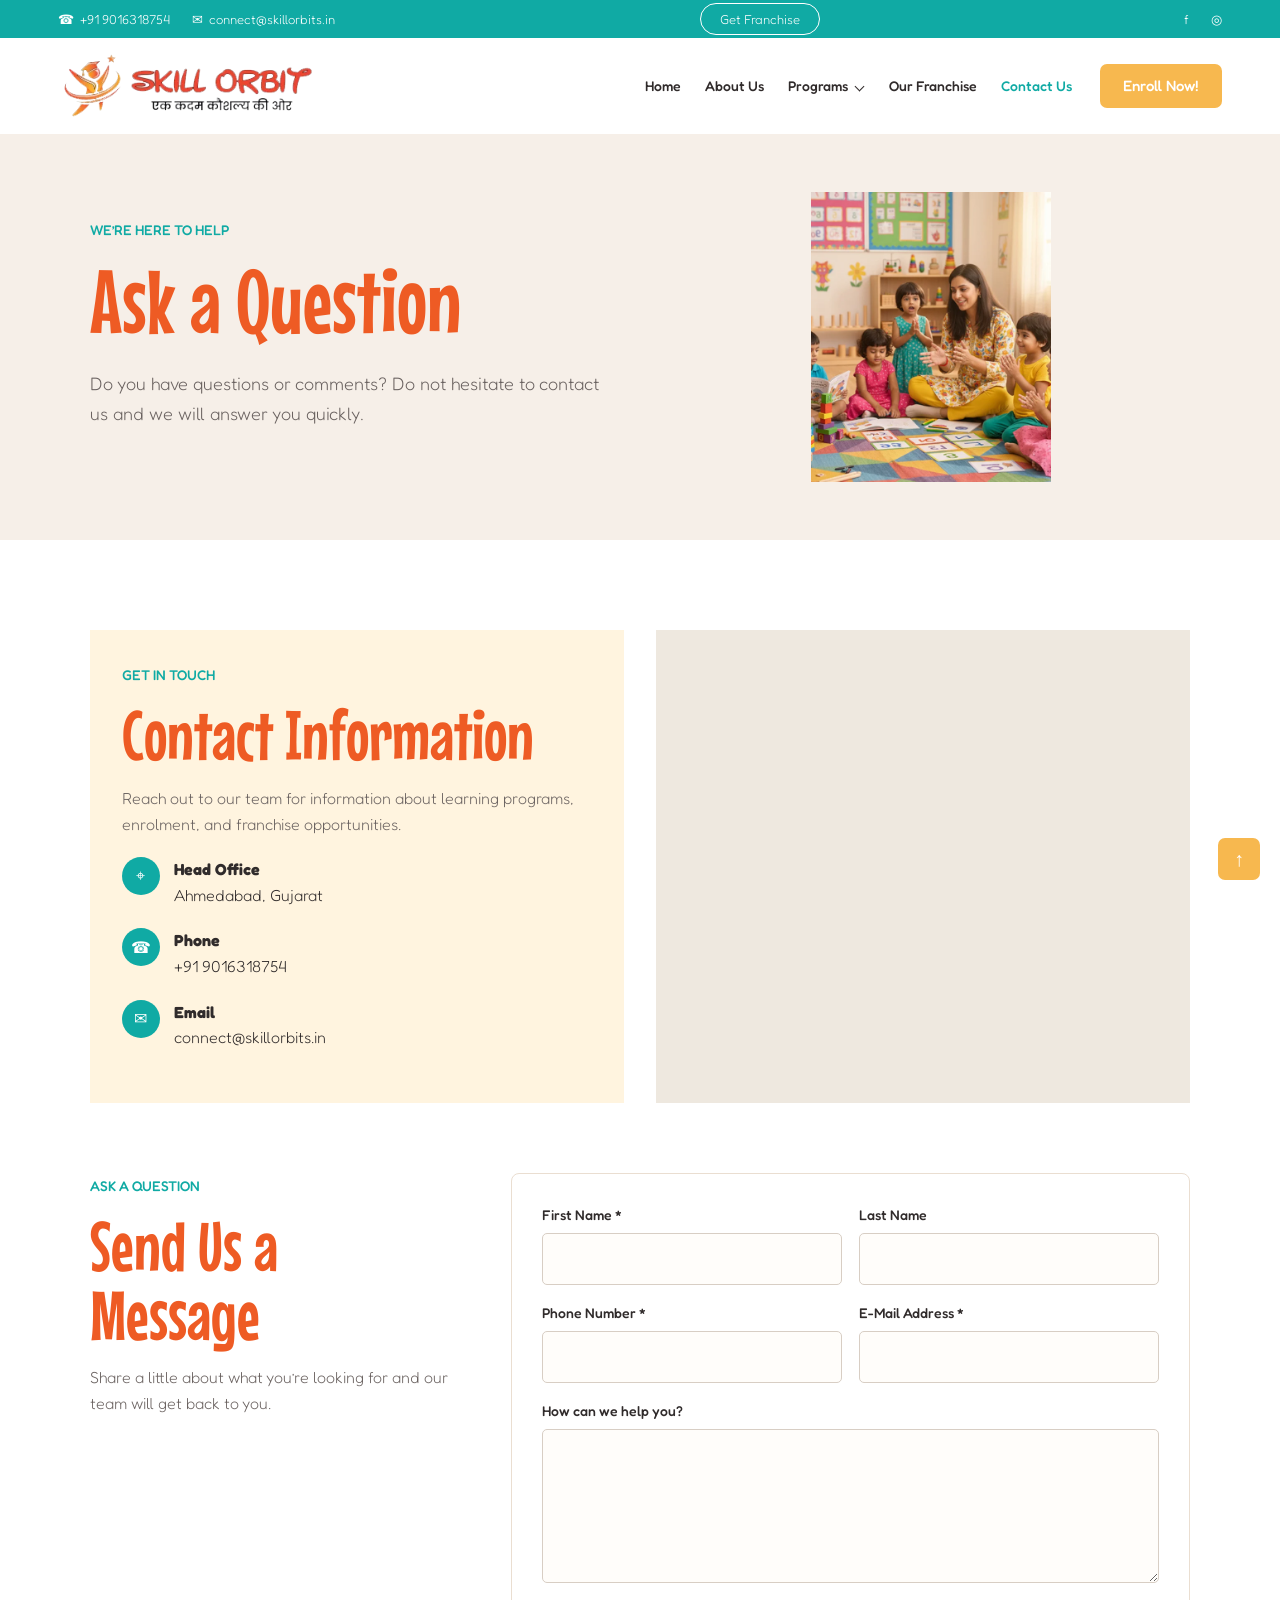
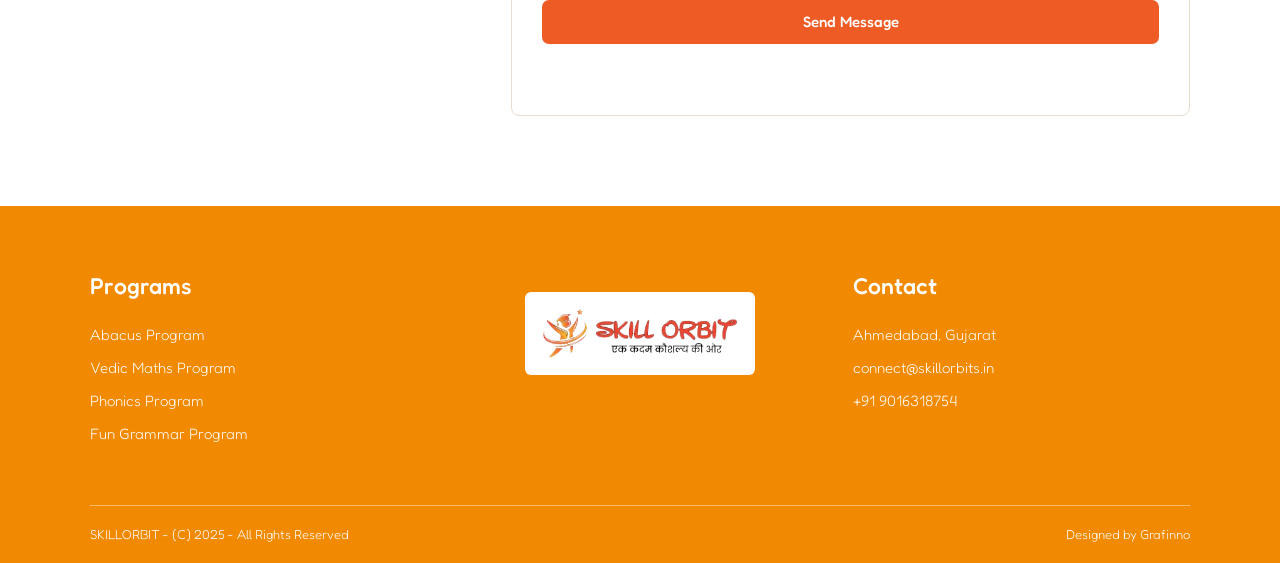
<file: contact-us.html>
<!doctype html>
<html lang="en">
<head>
  <meta charset="utf-8">
  <meta name="viewport" content="width=device-width, initial-scale=1">
  <link rel="icon" type="image/webp" href="./images/favicon.webp">
  <title>Contact Us | Skill Orbit</title>
  <link rel="preconnect" href="https://fonts.googleapis.com">
  <link rel="preconnect" href="https://fonts.gstatic.com" crossorigin>
  <link href="https://fonts.googleapis.com/css2?family=Fredoka:wght@300;400;500;600;700&family=Mouse+Memoirs&display=swap" rel="stylesheet">
  <link rel="stylesheet" href="subpages.css">
</head>
<body>
  <div class="topline"><div class="topline__contact"><a href="tel:+919016318754">☎ &nbsp;+91 9016318754</a><a href="mailto:connect@skillorbits.in">✉ &nbsp;connect@skillorbits.in</a></div><a class="mini-button" href="franchise.html">Get Franchise</a><div class="topline__social"><a href="#">f</a><a href="#">◎</a></div></div>
  <header class="site-header" id="top"><a class="brand" href="index.html"><img src="images/SO-logo-1.png" alt="Skill Orbit"></a><a class="button mobile-cta" href="franchise.html">Click here</a><div class="nav-wrap"><nav class="main-nav" aria-label="Main navigation"><a href="index.html">Home</a><a href="about-us.html">About Us</a><div class="programs-nav"><a href="index.html#programs">Programs<span class="programs-chevron" aria-hidden="true"></span></a><div class="program-menu"><a href="skill-orbit-abacus-program.html">Abacus Program</a><a href="skill-orbit-vedic-maths-program.html">Vedic Maths Program</a><a href="skill-orbit-phonics-program.html">Phonics Program</a><a href="skill-orbit-fun-grammar-program.html">Fun Grammar Program</a></div></div><a href="franchise.html">Our Franchise</a><a aria-current="page" href="contact-us.html">Contact Us</a></nav><a class="button" href="#contact-form">Enroll Now!</a></div></header>
  <main class="page-wrap">
    <section class="inner-hero inner-hero--contact"><div class="inner-hero__copy"><span class="eyebrow">We’re here to help</span><h1 class="display-title">Ask a Question</h1><p>Do you have questions or comments? Do not hesitate to contact us and we will answer you quickly.</p></div><div class="inner-hero__visual"><img src="images/contactus.png" alt="Contact Skill Orbit"></div></section>
    <section class="section"><div class="contact-layout"><div class="contact-info"><span class="eyebrow">Get in touch</span><h2 class="section-title">Contact Information</h2><p>Reach out to our team for information about learning programs, enrolment, and franchise opportunities.</p><div class="contact-detail"><span class="contact-detail__icon" aria-hidden="true">⌖</span><div><strong>Head Office</strong><br><a href="https://maps.google.com/?q=23.019914,72.580965">Ahmedabad, Gujarat</a></div></div><div class="contact-detail"><span class="contact-detail__icon" aria-hidden="true">☎</span><div><strong>Phone</strong><br><a href="tel:+919016318754">+91 9016318754</a></div></div><div class="contact-detail"><span class="contact-detail__icon" aria-hidden="true">✉</span><div><strong>Email</strong><br><a href="mailto:connect@skillorbits.in">connect@skillorbits.in</a></div></div></div><iframe class="map-frame" title="Skill Orbit head office in Ahmedabad" loading="lazy" src="https://maps.google.com/maps?q=Ahmedabad%20Gujarat&t=&z=10&ie=UTF8&iwloc=&output=embed"></iframe></div>
      <div class="contact-form-wrap" id="contact-form"><div><span class="eyebrow">Ask a Question</span><h2 class="section-title">Send Us a Message</h2><p>Share a little about what you’re looking for and our team will get back to you.</p></div><form class="contact-form" data-mail-form data-subject="Skill Orbit contact enquiry"><div class="form-grid"><div class="form-field"><label for="first-name">First Name *</label><input id="first-name" name="First name" autocomplete="given-name" required></div><div class="form-field"><label for="last-name">Last Name</label><input id="last-name" name="Last name" autocomplete="family-name"></div><div class="form-field"><label for="phone">Phone Number *</label><input id="phone" name="Phone number" type="tel" autocomplete="tel" required></div><div class="form-field"><label for="email">E-Mail Address *</label><input id="email" name="Email address" type="email" autocomplete="email" required></div><div class="form-field form-field--wide"><label for="message">How can we help you?</label><textarea id="message" name="Message" rows="5"></textarea></div><div class="form-field form-field--wide"><button class="button button--orange" type="submit">Send Message</button><p class="form-response" aria-live="polite"></p></div></div></form></div>
    </section>
  </main>
  </section>
  </main>
  <footer class="footer"><div class="footer-main"><div class="footer-column"><h2>Programs</h2><ul><li><a href="skill-orbit-abacus-program.html">Abacus Program</a></li><li><a href="skill-orbit-vedic-maths-program.html">Vedic Maths Program</a></li><li><a href="skill-orbit-phonics-program.html">Phonics Program</a></li><li><a href="skill-orbit-fun-grammar-program.html">Fun Grammar Program</a></li></ul></div><a class="footer-logo" href="index.html"><img src="images/SO-logo-1.png" alt="Skill Orbit"></a><div class="footer-column"><h2>Contact</h2><ul><li>Ahmedabad, Gujarat</li><li><a href="mailto:connect@skillorbits.in">connect@skillorbits.in</a></li><li><a href="tel:+919016318754">+91 9016318754</a></li></ul></div></div><div class="footer-bottom"><span>SKILLORBIT - (C) 2025 - All Rights Reserved</span><a href="#top">Designed by Grafinno</a></div></footer>
  <button class="back-top" aria-label="Back to top" onclick="window.scrollTo({top:0,behavior:'smooth'})">↑</button>
  <script src="subpages.js"></script>
  <script src="site-motion.js"></script>
</body>
</html>
</file>
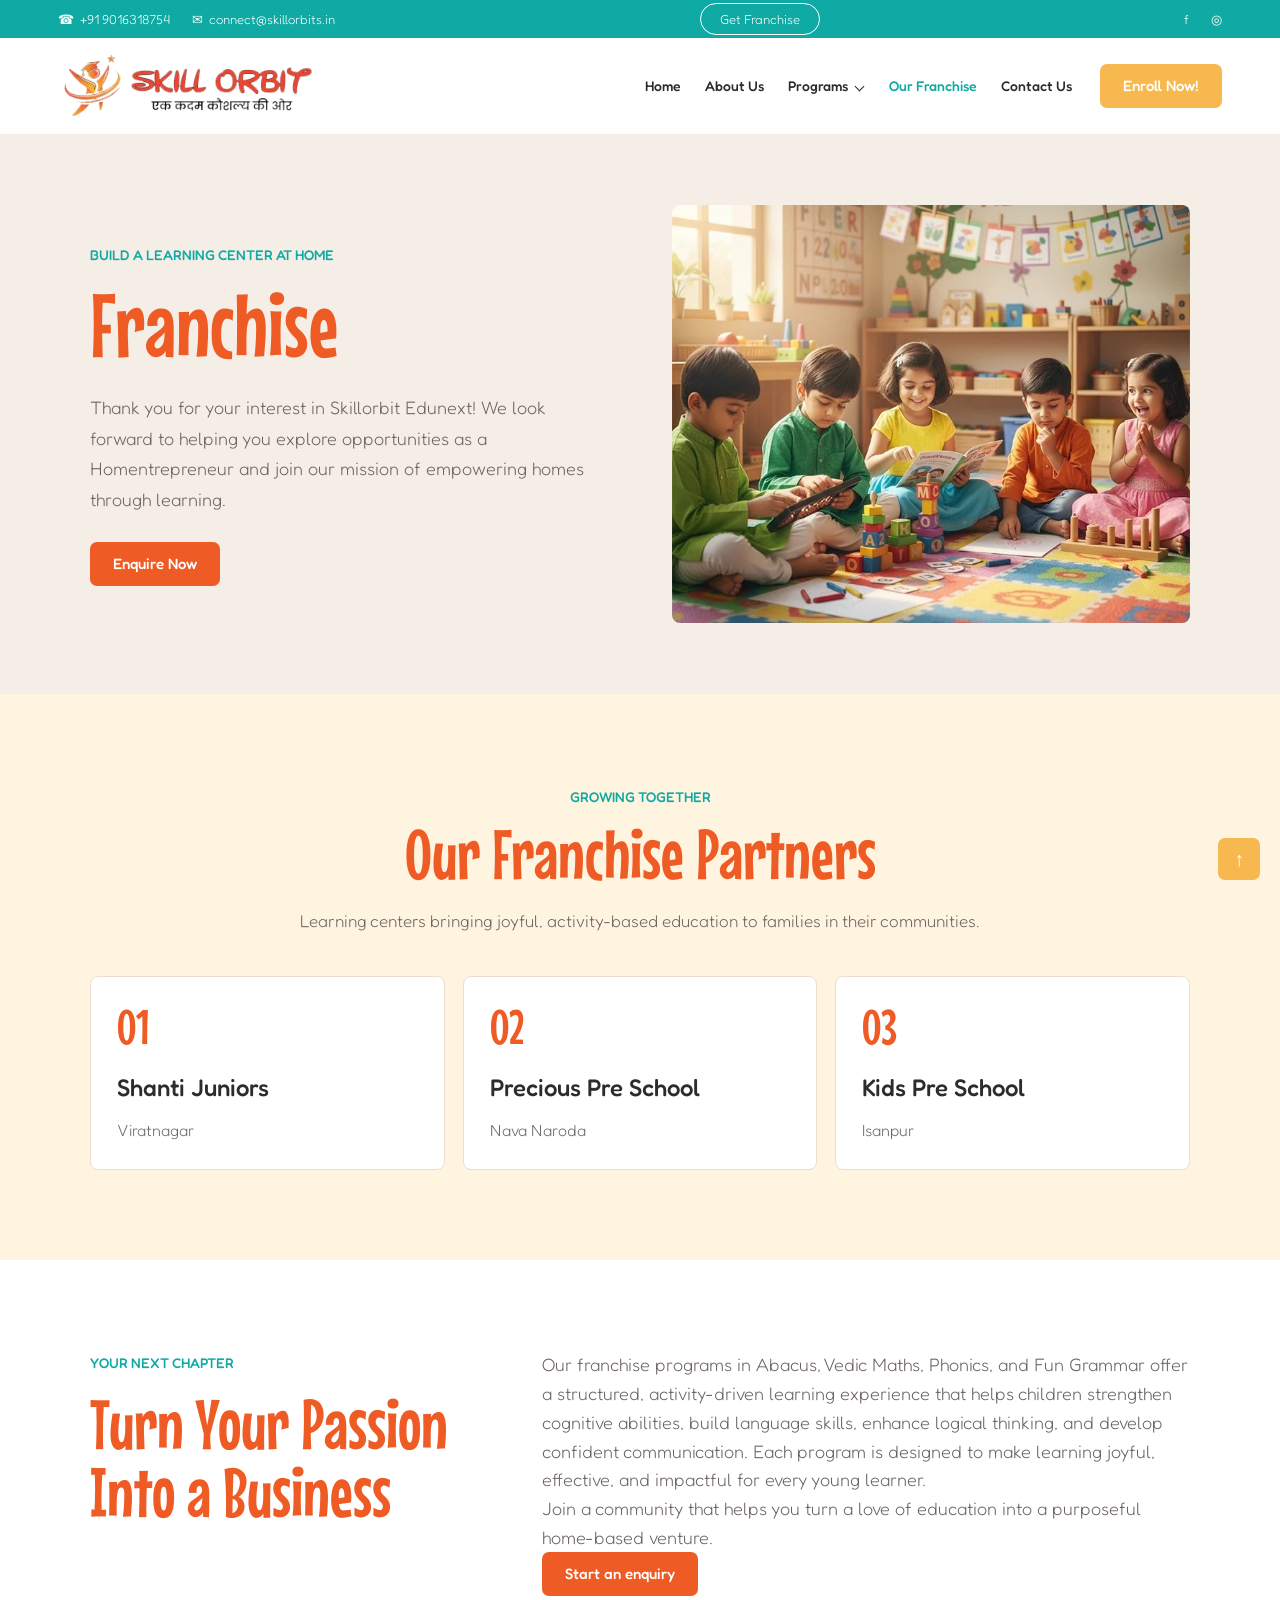
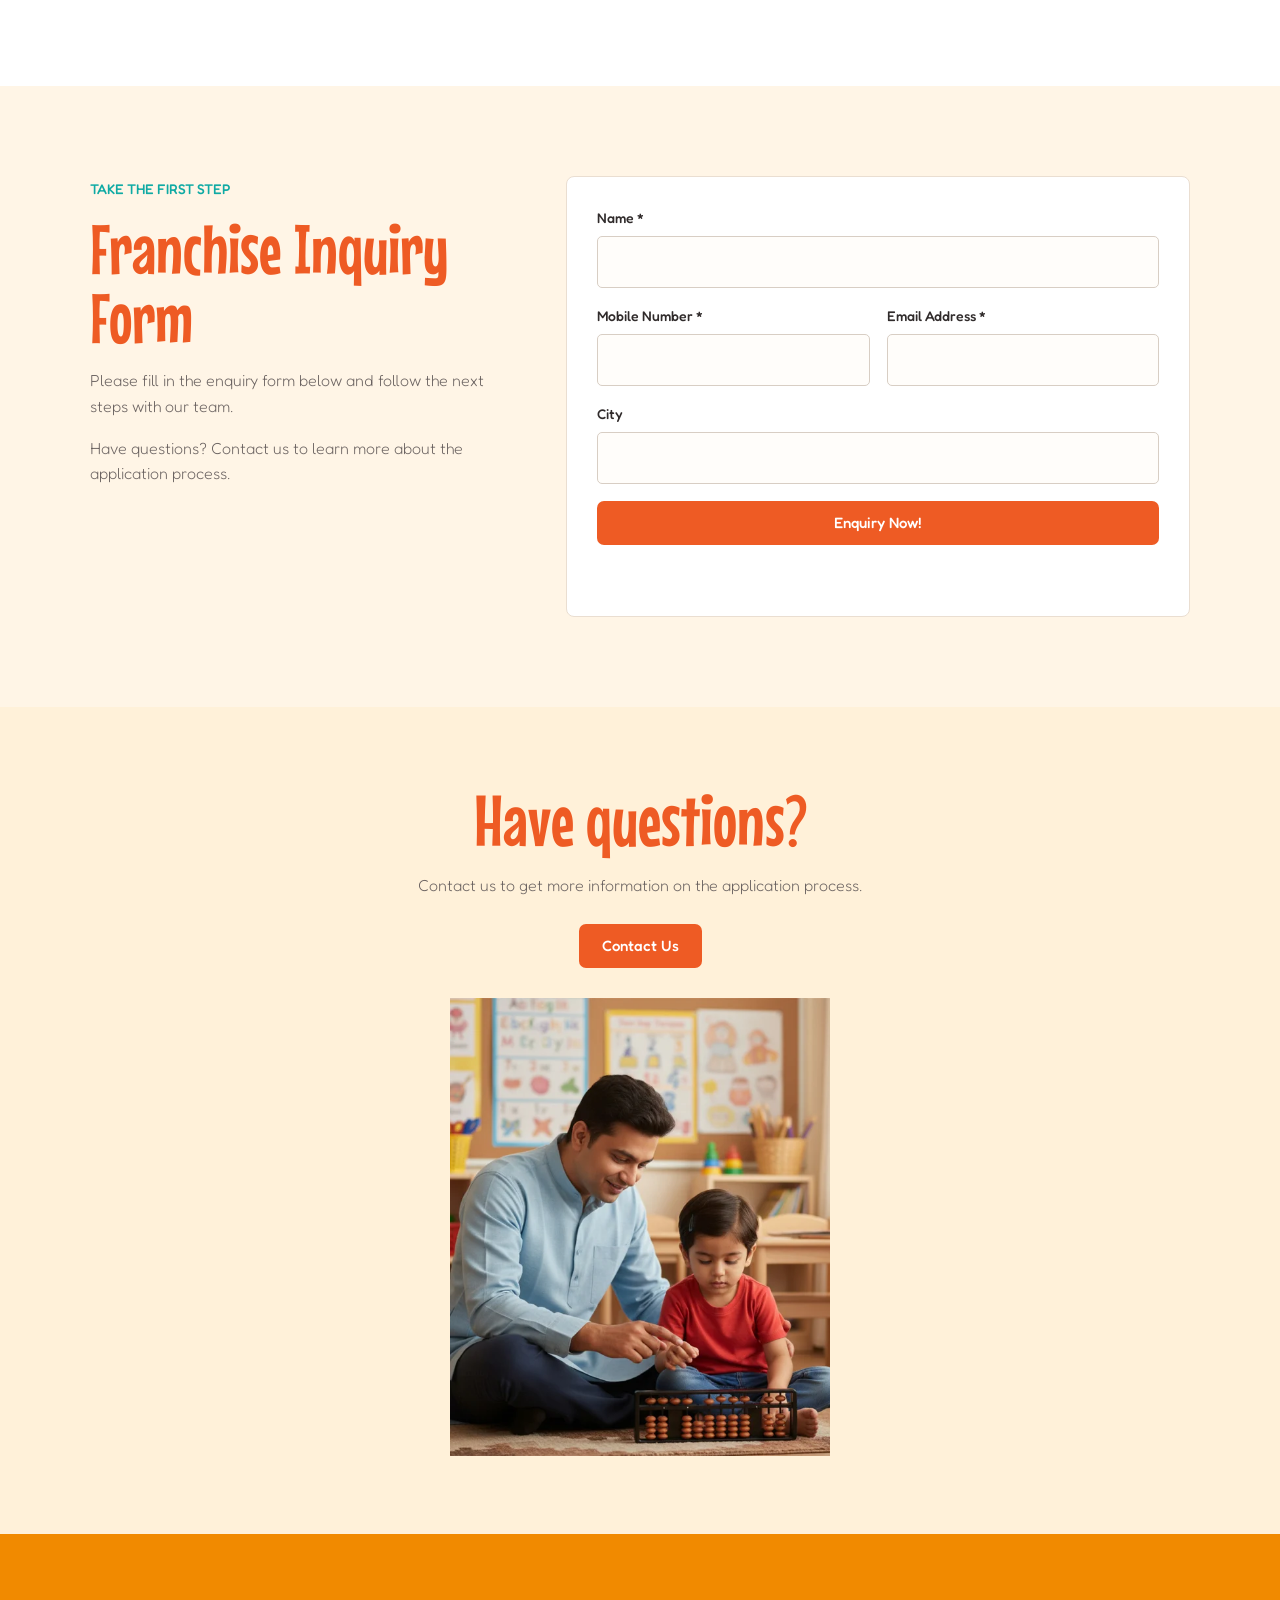
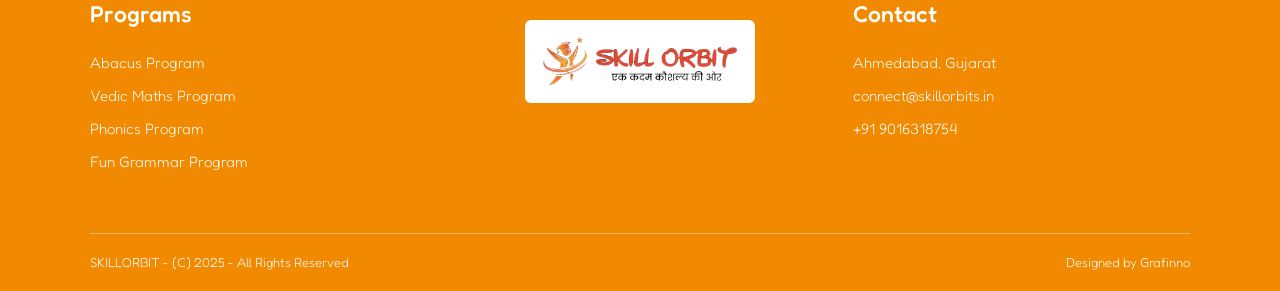
<file: franchise.html>
<!doctype html>
<html lang="en">
<head>
  <meta charset="utf-8">
  <meta name="viewport" content="width=device-width, initial-scale=1">
  <link rel="icon" type="image/webp" href="./images/favicon.webp">
  <title>Our Franchise | Skill Orbit</title>
  <link rel="preconnect" href="https://fonts.googleapis.com">
  <link rel="preconnect" href="https://fonts.gstatic.com" crossorigin>
  <link href="https://fonts.googleapis.com/css2?family=Fredoka:wght@300;400;500;600;700&family=Mouse+Memoirs&display=swap" rel="stylesheet">
  <link rel="stylesheet" href="subpages.css">
</head>
<body>
  <div class="topline"><div class="topline__contact"><a href="tel:+919016318754">☎ &nbsp;+91 9016318754</a><a href="mailto:connect@skillorbits.in">✉ &nbsp;connect@skillorbits.in</a></div><a class="mini-button" href="franchise.html">Get Franchise</a><div class="topline__social"><a href="#">f</a><a href="#">◎</a></div></div>
  <header class="site-header" id="top"><a class="brand" href="index.html"><img src="images/SO-logo-1.png" alt="Skill Orbit"></a><a class="button mobile-cta" href="#inquiry">Click here</a><div class="nav-wrap"><nav class="main-nav" aria-label="Main navigation"><a href="index.html">Home</a><a href="about-us.html">About Us</a><div class="programs-nav"><a href="index.html#programs">Programs<span class="programs-chevron" aria-hidden="true"></span></a><div class="program-menu"><a href="skill-orbit-abacus-program.html">Abacus Program</a><a href="skill-orbit-vedic-maths-program.html">Vedic Maths Program</a><a href="skill-orbit-phonics-program.html">Phonics Program</a><a href="skill-orbit-fun-grammar-program.html">Fun Grammar Program</a></div></div><a aria-current="page" href="franchise.html">Our Franchise</a><a href="contact-us.html">Contact Us</a></nav><a class="button" href="#inquiry">Enroll Now!</a></div></header>
  <main class="page-wrap">
    <section class="inner-hero franchise-hero"><div class="inner-hero__copy"><span class="eyebrow">Build a learning center at home</span><h1 class="display-title">Franchise</h1><p>Thank you for your interest in Skillorbit Edunext! We look forward to helping you explore opportunities as a Homentrepreneur and join our mission of empowering homes through learning.</p><a class="button button--orange" href="#inquiry">Enquire Now</a></div><div class="inner-hero__visual"><img src="images/Franchise.jpg" alt="Skill Orbit franchise learning center"></div></section>
    <section class="section soft-section"><div class="section-head"><span class="eyebrow">Growing together</span><h2 class="section-title">Our Franchise Partners</h2><p class="section-intro">Learning centers bringing joyful, activity-based education to families in their communities.</p></div><div class="location-grid"><article class="location-card"><div class="location-card__number">01</div><h3>Shanti Juniors</h3><p>Viratnagar</p></article><article class="location-card"><div class="location-card__number">02</div><h3>Precious Pre School</h3><p>Nava Naroda</p></article><article class="location-card"><div class="location-card__number">03</div><h3>Kids Pre School</h3><p>Isanpur</p></article></div></section>
    <section class="section business-section"><div><span class="eyebrow">Your next chapter</span><h2 class="section-title">Turn Your Passion Into a Business</h2></div><div><p>Our franchise programs in Abacus, Vedic Maths, Phonics, and Fun Grammar offer a structured, activity-driven learning experience that helps children strengthen cognitive abilities, build language skills, enhance logical thinking, and develop confident communication. Each program is designed to make learning joyful, effective, and impactful for every young learner.</p><p>Join a community that helps you turn a love of education into a purposeful home-based venture.</p><a class="button button--orange" href="#inquiry">Start an enquiry</a></div></section>
    <section class="section form-section" id="inquiry"><div class="form-layout"><div class="form-layout__intro"><span class="eyebrow">Take the first step</span><h2 class="section-title">Franchise Inquiry Form</h2><p>Please fill in the enquiry form below and follow the next steps with our team.</p><p>Have questions? <a href="contact-us.html">Contact us</a> to learn more about the application process.</p></div><form class="contact-form" data-mail-form data-subject="Skill Orbit franchise enquiry"><div class="form-grid"><div class="form-field form-field--wide"><label for="franchise-name">Name *</label><input id="franchise-name" name="Name" autocomplete="name" required></div><div class="form-field"><label for="franchise-phone">Mobile Number *</label><input id="franchise-phone" name="Mobile number" type="tel" autocomplete="tel" required></div><div class="form-field"><label for="franchise-email">Email Address *</label><input id="franchise-email" name="Email address" type="email" autocomplete="email" required></div><div class="form-field form-field--wide"><label for="franchise-city">City</label><input id="franchise-city" name="City" autocomplete="address-level2"></div><div class="form-field form-field--wide"><button class="button button--orange" type="submit">Enquiry Now!</button><p class="form-response" aria-live="polite"></p></div></div></form></div></section>
    <section class="community community--franchise"><h2>Have questions?</h2><p>Contact us to get more information on the application process.</p><div class="community__actions"><a class="button button--orange" href="contact-us.html">Contact Us</a></div><img class="community__illustration" src="images/becomepart.png" alt="A teacher helping a child learn with an abacus"></section>
  </main>
  <footer class="footer"><div class="footer-main"><div class="footer-column"><h2>Programs</h2><ul><li><a href="skill-orbit-abacus-program.html">Abacus Program</a></li><li><a href="skill-orbit-vedic-maths-program.html">Vedic Maths Program</a></li><li><a href="skill-orbit-phonics-program.html">Phonics Program</a></li><li><a href="skill-orbit-fun-grammar-program.html">Fun Grammar Program</a></li></ul></div><a class="footer-logo" href="index.html"><img src="images/SO-logo-1.png" alt="Skill Orbit"></a><div class="footer-column"><h2>Contact</h2><ul><li>Ahmedabad, Gujarat</li><li><a href="mailto:connect@skillorbits.in">connect@skillorbits.in</a></li><li><a href="tel:+919016318754">+91 9016318754</a></li></ul></div></div><div class="footer-bottom"><span>SKILLORBIT - (C) 2025 - All Rights Reserved</span><a href="#top">Designed by Grafinno</a></div></footer>
  <button class="back-top" aria-label="Back to top" onclick="window.scrollTo({top:0,behavior:'smooth'})">↑</button>
  <script src="subpages.js"></script>
  <script src="site-motion.js"></script>
</body>
</html>
</file>
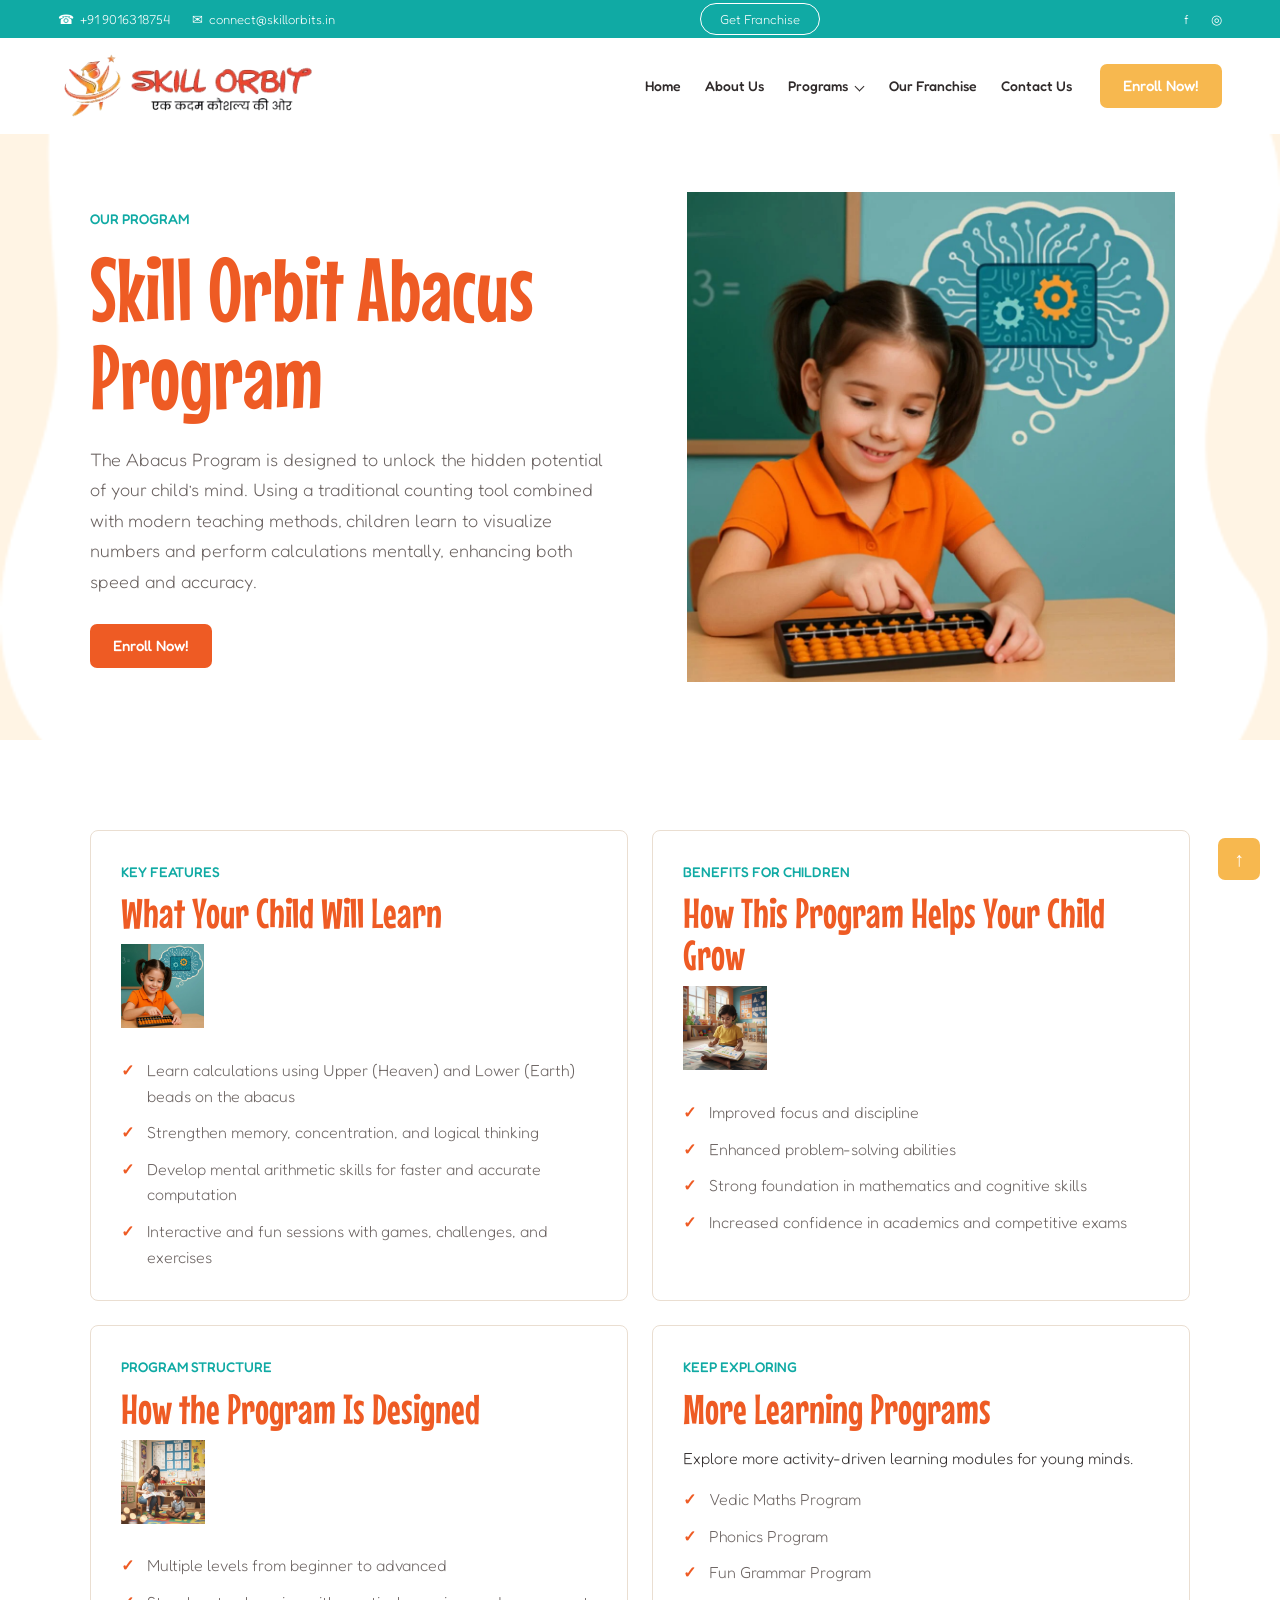
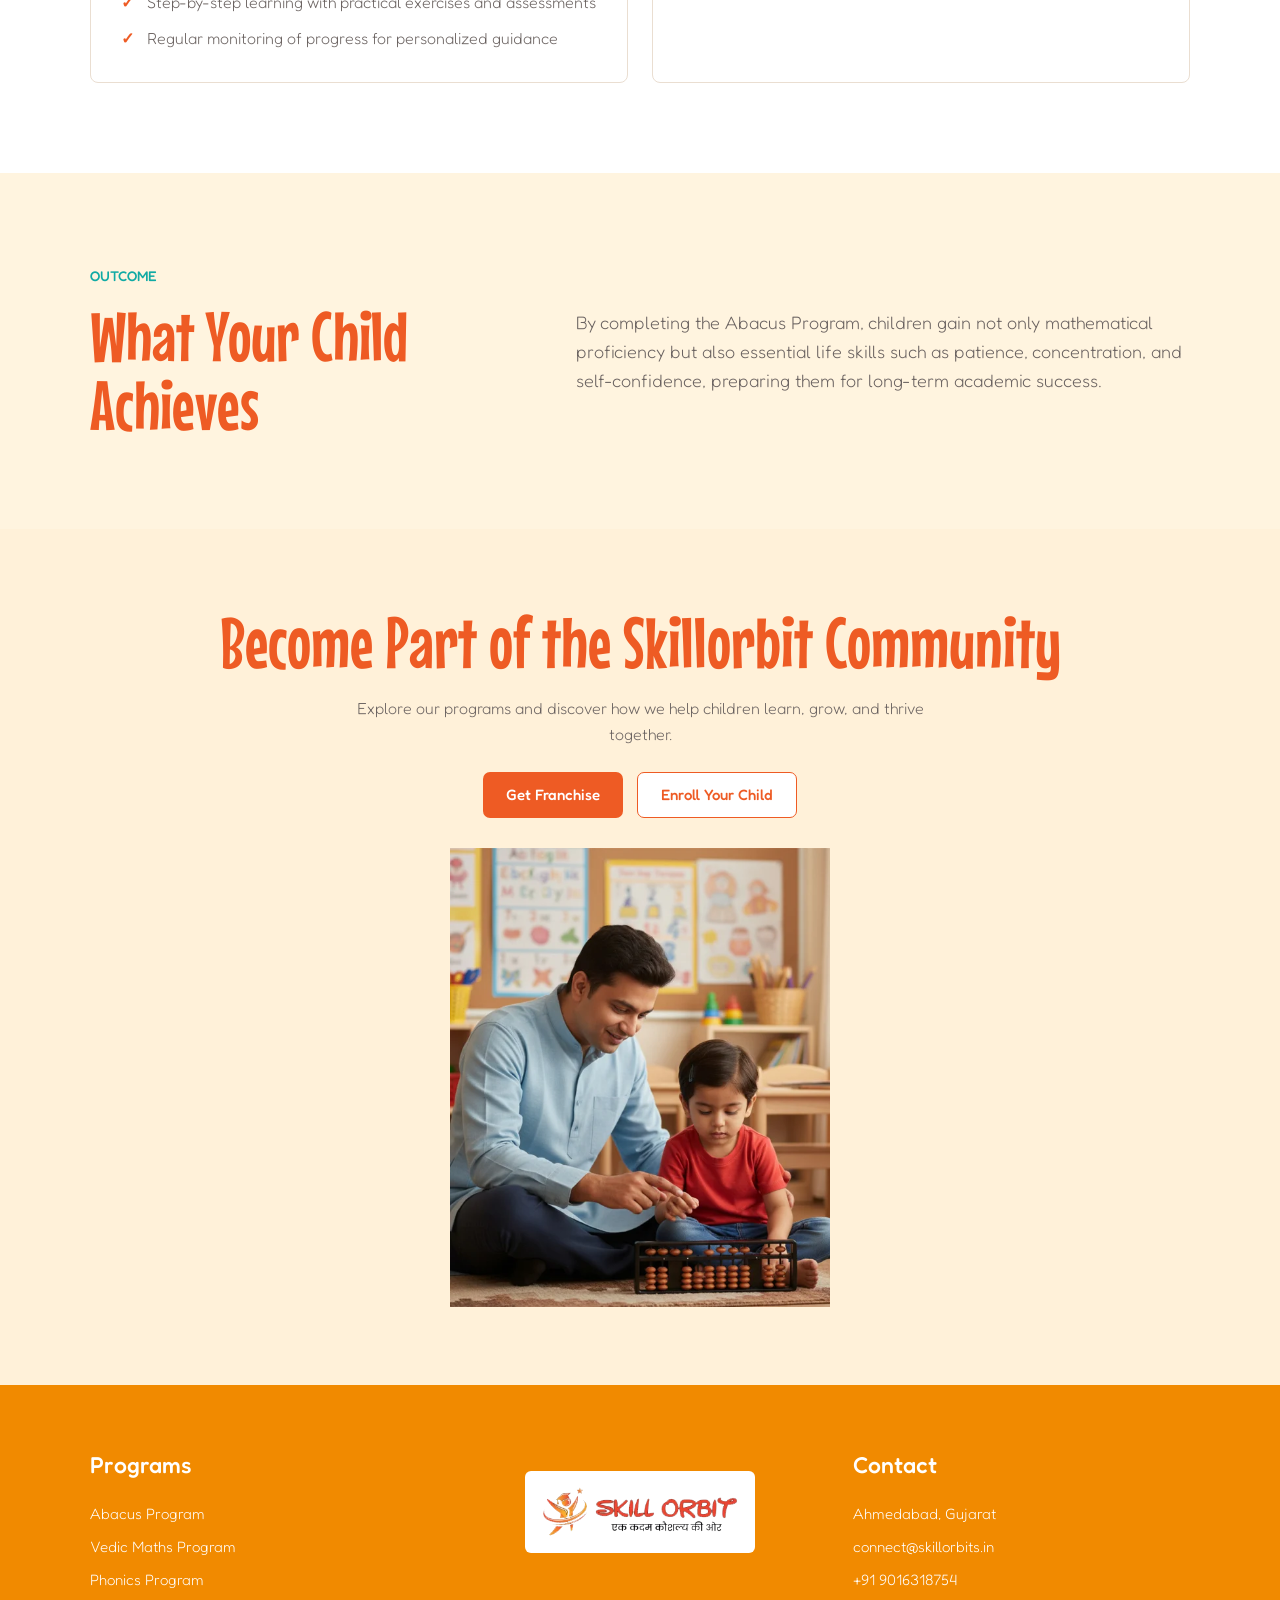
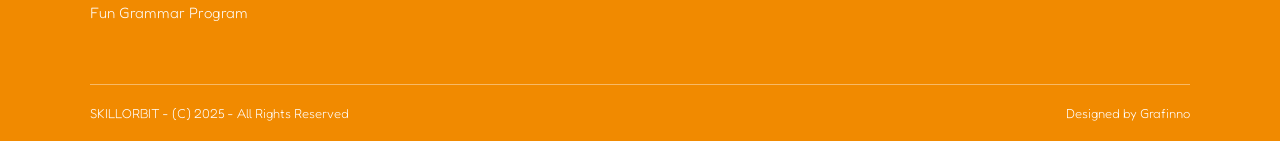
<file: skill-orbit-abacus-program.html>
<!doctype html>
<html lang="en">
<head>
  <meta charset="utf-8">
  <meta name="viewport" content="width=device-width, initial-scale=1">
  <link rel="icon" type="image/webp" href="./images/favicon.webp">
  <title>Skill Orbit Abacus Program</title>
  <link rel="preconnect" href="https://fonts.googleapis.com"><link rel="preconnect" href="https://fonts.gstatic.com" crossorigin>
  <link href="https://fonts.googleapis.com/css2?family=Fredoka:wght@300;400;500;600;700&family=Mouse+Memoirs&display=swap" rel="stylesheet"><link rel="stylesheet" href="subpages.css">
</head>
<body>
  <div class="topline"><div class="topline__contact"><a href="tel:+919016318754">☎ &nbsp;+91 9016318754</a><a href="mailto:connect@skillorbits.in">✉ &nbsp;connect@skillorbits.in</a></div><a class="mini-button" href="franchise.html">Get Franchise</a><div class="topline__social"><a href="#">f</a><a href="#">◎</a></div></div>
  <header class="site-header" id="top"><a class="brand" href="index.html"><img src="images/SO-logo-1.png" alt="Skill Orbit"></a><a class="button mobile-cta" href="contact-us.html">Click here</a><div class="nav-wrap"><nav class="main-nav" aria-label="Main navigation"><a href="index.html">Home</a><a href="about-us.html">About Us</a><div class="programs-nav"><a href="index.html#programs">Programs<span class="programs-chevron" aria-hidden="true"></span></a><div class="program-menu"><a href="skill-orbit-abacus-program.html">Abacus Program</a><a href="skill-orbit-vedic-maths-program.html">Vedic Maths Program</a><a href="skill-orbit-phonics-program.html">Phonics Program</a><a href="skill-orbit-fun-grammar-program.html">Fun Grammar Program</a></div></div><a href="franchise.html">Our Franchise</a><a href="contact-us.html">Contact Us</a></nav><a class="button" href="contact-us.html#contact-form">Enroll Now!</a></div></header>
  <main class="page-wrap">
    <section class="inner-hero program-hero"><div class="inner-hero__copy"><span class="eyebrow">Our Program</span><h1 class="display-title">Skill Orbit Abacus Program</h1><p>The Abacus Program is designed to unlock the hidden potential of your child’s mind. Using a traditional counting tool combined with modern teaching methods, children learn to visualize numbers and perform calculations mentally, enhancing both speed and accuracy.</p><a class="button button--orange" href="contact-us.html#contact-form">Enroll Now!</a></div><div class="inner-hero__visual program-hero__visual"><img src="images/Artboard-1-e1763976113432-1020x1024.jpg" alt="Abacus learning program"></div></section>
    <section class="section"><div class="learning-grid"><article class="learning-panel"><div class="learning-panel__heading">Key Features</div><h2>What Your Child Will Learn</h2><img src="images/Artboard-1-e1763976113432-1020x1024.jpg" alt="Abacus program learning"><ul><li>Learn calculations using Upper (Heaven) and Lower (Earth) beads on the abacus</li><li>Strengthen memory, concentration, and logical thinking</li><li>Develop mental arithmetic skills for faster and accurate computation</li><li>Interactive and fun sessions with games, challenges, and exercises</li></ul></article><article class="learning-panel"><div class="learning-panel__heading">Benefits for Children</div><h2>How This Program Helps Your Child Grow</h2><img src="images/How-This-Program01.psd.jpg" alt="Benefits of learning abacus"><ul><li>Improved focus and discipline</li><li>Enhanced problem-solving abilities</li><li>Strong foundation in mathematics and cognitive skills</li><li>Increased confidence in academics and competitive exams</li></ul></article><article class="learning-panel"><div class="learning-panel__heading">Program Structure</div><h2>How the Program Is Designed</h2><img src="images/How-the-Program-01.psd.jpg" alt="Abacus program structure"><ul><li>Multiple levels from beginner to advanced</li><li>Step-by-step learning with practical exercises and assessments</li><li>Regular monitoring of progress for personalized guidance</li></ul></article><article class="learning-panel"><div class="learning-panel__heading">Keep exploring</div><h2>More Learning Programs</h2><p>Explore more activity-driven learning modules for young minds.</p><ul><li><a href="skill-orbit-vedic-maths-program.html">Vedic Maths Program</a></li><li><a href="skill-orbit-phonics-program.html">Phonics Program</a></li><li><a href="skill-orbit-fun-grammar-program.html">Fun Grammar Program</a></li></ul></article></div></section>
    <section class="section soft-section outcome"><div><span class="eyebrow">Outcome</span><h2 class="section-title">What Your Child Achieves</h2></div><p>By completing the Abacus Program, children gain not only mathematical proficiency but also essential life skills such as patience, concentration, and self-confidence, preparing them for long-term academic success.</p></section>
    <section class="community"><h2>Become Part of the Skillorbit Community</h2><p>Explore our programs and discover how we help children learn, grow, and thrive together.</p><div class="community__actions"><a class="button button--orange" href="franchise.html">Get Franchise</a><a class="button button--outline" href="contact-us.html#contact-form">Enroll Your Child</a></div><img class="community__illustration" src="images/becomepart.png" alt="A teacher helping a child learn with an abacus"></section>
  </main>
  <footer class="footer"><div class="footer-main"><div class="footer-column"><h2>Programs</h2><ul><li><a href="skill-orbit-abacus-program.html">Abacus Program</a></li><li><a href="skill-orbit-vedic-maths-program.html">Vedic Maths Program</a></li><li><a href="skill-orbit-phonics-program.html">Phonics Program</a></li><li><a href="skill-orbit-fun-grammar-program.html">Fun Grammar Program</a></li></ul></div><a class="footer-logo" href="index.html"><img src="images/SO-logo-1.png" alt="Skill Orbit"></a><div class="footer-column"><h2>Contact</h2><ul><li>Ahmedabad, Gujarat</li><li><a href="mailto:connect@skillorbits.in">connect@skillorbits.in</a></li><li><a href="tel:+919016318754">+91 9016318754</a></li></ul></div></div><div class="footer-bottom"><span>SKILLORBIT - (C) 2025 - All Rights Reserved</span><a href="#top">Designed by Grafinno</a></div></footer>
  <button class="back-top" aria-label="Back to top" onclick="window.scrollTo({top:0,behavior:'smooth'})">↑</button>
  <script src="site-motion.js"></script>
</body>
</html>
</file>
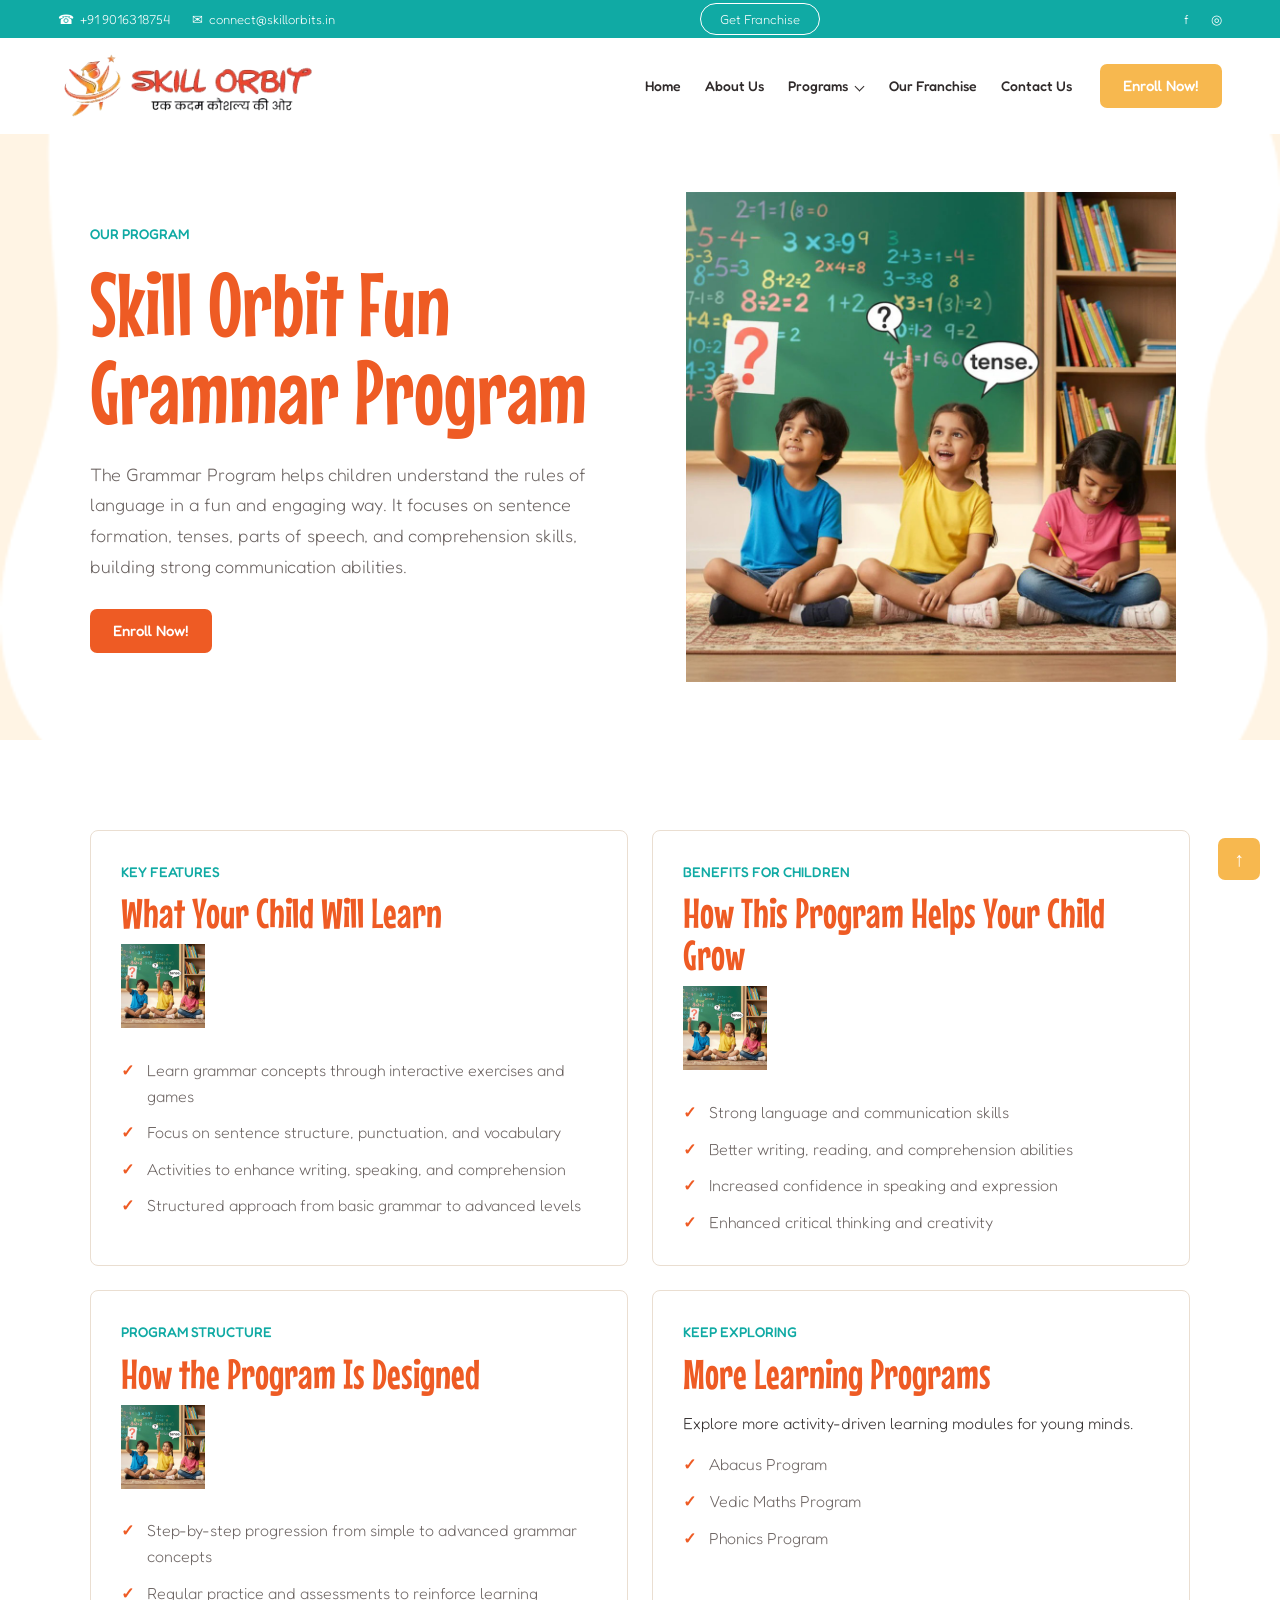
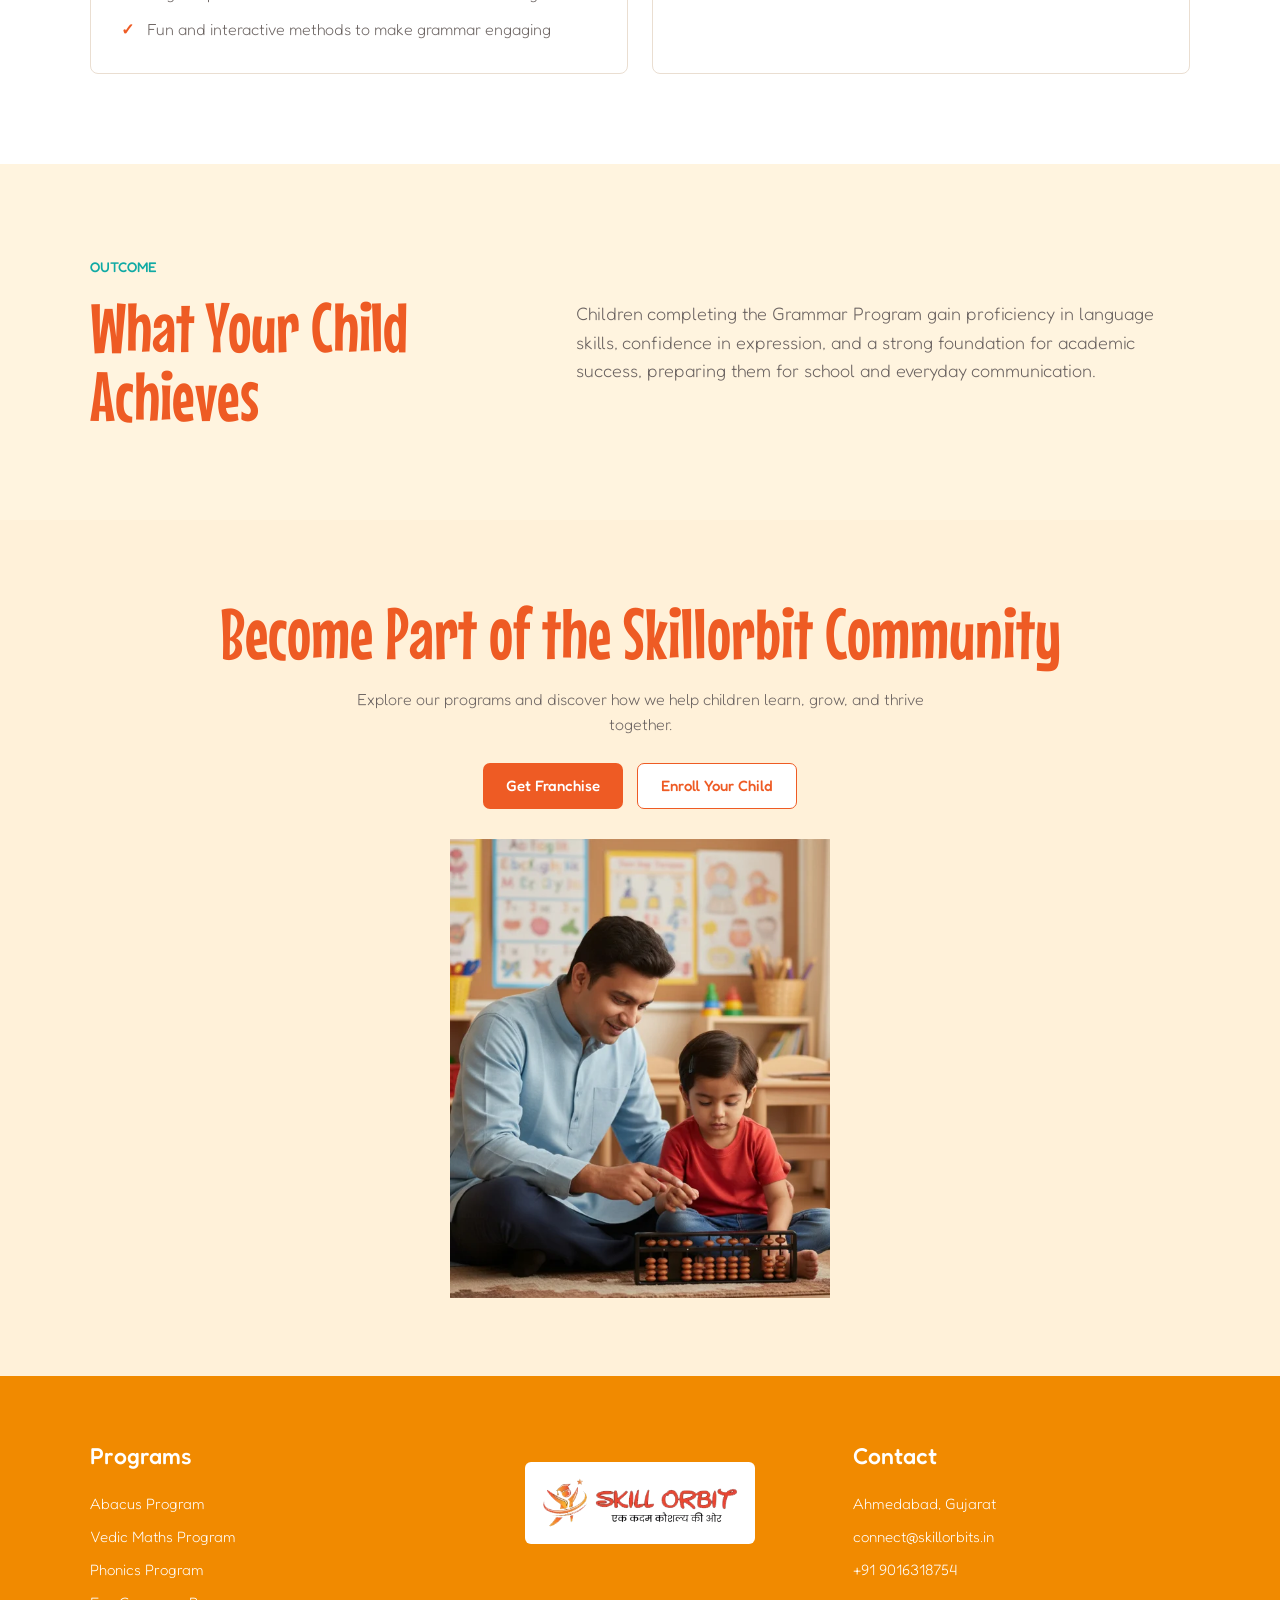
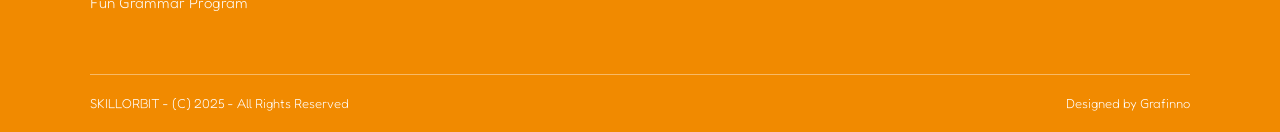
<file: skill-orbit-fun-grammar-program.html>
<!doctype html>
<html lang="en">
<head>
  <meta charset="utf-8"><meta name="viewport" content="width=device-width, initial-scale=1"><link rel="icon" type="image/webp" href="./images/favicon.webp"><title>Skill Orbit Fun Grammar Program</title>
  <link rel="preconnect" href="https://fonts.googleapis.com"><link rel="preconnect" href="https://fonts.gstatic.com" crossorigin><link href="https://fonts.googleapis.com/css2?family=Fredoka:wght@300;400;500;600;700&family=Mouse+Memoirs&display=swap" rel="stylesheet"><link rel="stylesheet" href="subpages.css">
</head>
<body>
  <div class="topline"><div class="topline__contact"><a href="tel:+919016318754">☎ &nbsp;+91 9016318754</a><a href="mailto:connect@skillorbits.in">✉ &nbsp;connect@skillorbits.in</a></div><a class="mini-button" href="franchise.html">Get Franchise</a><div class="topline__social"><a href="#">f</a><a href="#">◎</a></div></div>
  <header class="site-header" id="top"><a class="brand" href="index.html"><img src="images/SO-logo-1.png" alt="Skill Orbit"></a><a class="button mobile-cta" href="contact-us.html">Click here</a><div class="nav-wrap"><nav class="main-nav" aria-label="Main navigation"><a href="index.html">Home</a><a href="about-us.html">About Us</a><div class="programs-nav"><a href="index.html#programs">Programs<span class="programs-chevron" aria-hidden="true"></span></a><div class="program-menu"><a href="skill-orbit-abacus-program.html">Abacus Program</a><a href="skill-orbit-vedic-maths-program.html">Vedic Maths Program</a><a href="skill-orbit-phonics-program.html">Phonics Program</a><a href="skill-orbit-fun-grammar-program.html">Fun Grammar Program</a></div></div><a href="franchise.html">Our Franchise</a><a href="contact-us.html">Contact Us</a></nav><a class="button" href="contact-us.html#contact-form">Enroll Now!</a></div></header>
  <main class="page-wrap">
    <section class="inner-hero program-hero"><div class="inner-hero__copy"><span class="eyebrow">Our Program</span><h1 class="display-title">Skill Orbit Fun Grammar Program</h1><p>The Grammar Program helps children understand the rules of language in a fun and engaging way. It focuses on sentence formation, tenses, parts of speech, and comprehension skills, building strong communication abilities.</p><a class="button button--orange" href="contact-us.html#contact-form">Enroll Now!</a></div><div class="inner-hero__visual program-hero__visual"><img src="images/Artboard-1-3-1024x1024.jpg" alt="Fun grammar learning program"></div></section>
    <section class="section"><div class="learning-grid"><article class="learning-panel"><div class="learning-panel__heading">Key Features</div><h2>What Your Child Will Learn</h2><img src="images/Artboard-1-3-1024x1024.jpg" alt="Fun grammar learning activities"><ul><li>Learn grammar concepts through interactive exercises and games</li><li>Focus on sentence structure, punctuation, and vocabulary</li><li>Activities to enhance writing, speaking, and comprehension</li><li>Structured approach from basic grammar to advanced levels</li></ul></article><article class="learning-panel"><div class="learning-panel__heading">Benefits for Children</div><h2>How This Program Helps Your Child Grow</h2><img src="images/Artboard-1-3-1024x1024.jpg" alt="Fun grammar program benefits"><ul><li>Strong language and communication skills</li><li>Better writing, reading, and comprehension abilities</li><li>Increased confidence in speaking and expression</li><li>Enhanced critical thinking and creativity</li></ul></article><article class="learning-panel"><div class="learning-panel__heading">Program Structure</div><h2>How the Program Is Designed</h2><img src="images/Artboard-1-3-1024x1024.jpg" alt="Fun grammar program structure"><ul><li>Step-by-step progression from simple to advanced grammar concepts</li><li>Regular practice and assessments to reinforce learning</li><li>Fun and interactive methods to make grammar engaging</li></ul></article><article class="learning-panel"><div class="learning-panel__heading">Keep exploring</div><h2>More Learning Programs</h2><p>Explore more activity-driven learning modules for young minds.</p><ul><li><a href="skill-orbit-abacus-program.html">Abacus Program</a></li><li><a href="skill-orbit-vedic-maths-program.html">Vedic Maths Program</a></li><li><a href="skill-orbit-phonics-program.html">Phonics Program</a></li></ul></article></div></section>
    <section class="section soft-section outcome"><div><span class="eyebrow">Outcome</span><h2 class="section-title">What Your Child Achieves</h2></div><p>Children completing the Grammar Program gain proficiency in language skills, confidence in expression, and a strong foundation for academic success, preparing them for school and everyday communication.</p></section>
    <section class="community"><h2>Become Part of the Skillorbit Community</h2><p>Explore our programs and discover how we help children learn, grow, and thrive together.</p><div class="community__actions"><a class="button button--orange" href="franchise.html">Get Franchise</a><a class="button button--outline" href="contact-us.html#contact-form">Enroll Your Child</a></div><img class="community__illustration" src="images/becomepart.png" alt="A teacher helping a child learn with an abacus"></section>
  </main>
  <footer class="footer"><div class="footer-main"><div class="footer-column"><h2>Programs</h2><ul><li><a href="skill-orbit-abacus-program.html">Abacus Program</a></li><li><a href="skill-orbit-vedic-maths-program.html">Vedic Maths Program</a></li><li><a href="skill-orbit-phonics-program.html">Phonics Program</a></li><li><a href="skill-orbit-fun-grammar-program.html">Fun Grammar Program</a></li></ul></div><a class="footer-logo" href="index.html"><img src="images/SO-logo-1.png" alt="Skill Orbit"></a><div class="footer-column"><h2>Contact</h2><ul><li>Ahmedabad, Gujarat</li><li><a href="mailto:connect@skillorbits.in">connect@skillorbits.in</a></li><li><a href="tel:+919016318754">+91 9016318754</a></li></ul></div></div><div class="footer-bottom"><span>SKILLORBIT - (C) 2025 - All Rights Reserved</span><a href="#top">Designed by Grafinno</a></div></footer>
  <button class="back-top" aria-label="Back to top" onclick="window.scrollTo({top:0,behavior:'smooth'})">↑</button>
  <script src="site-motion.js"></script>
</body>
</html>
</file>
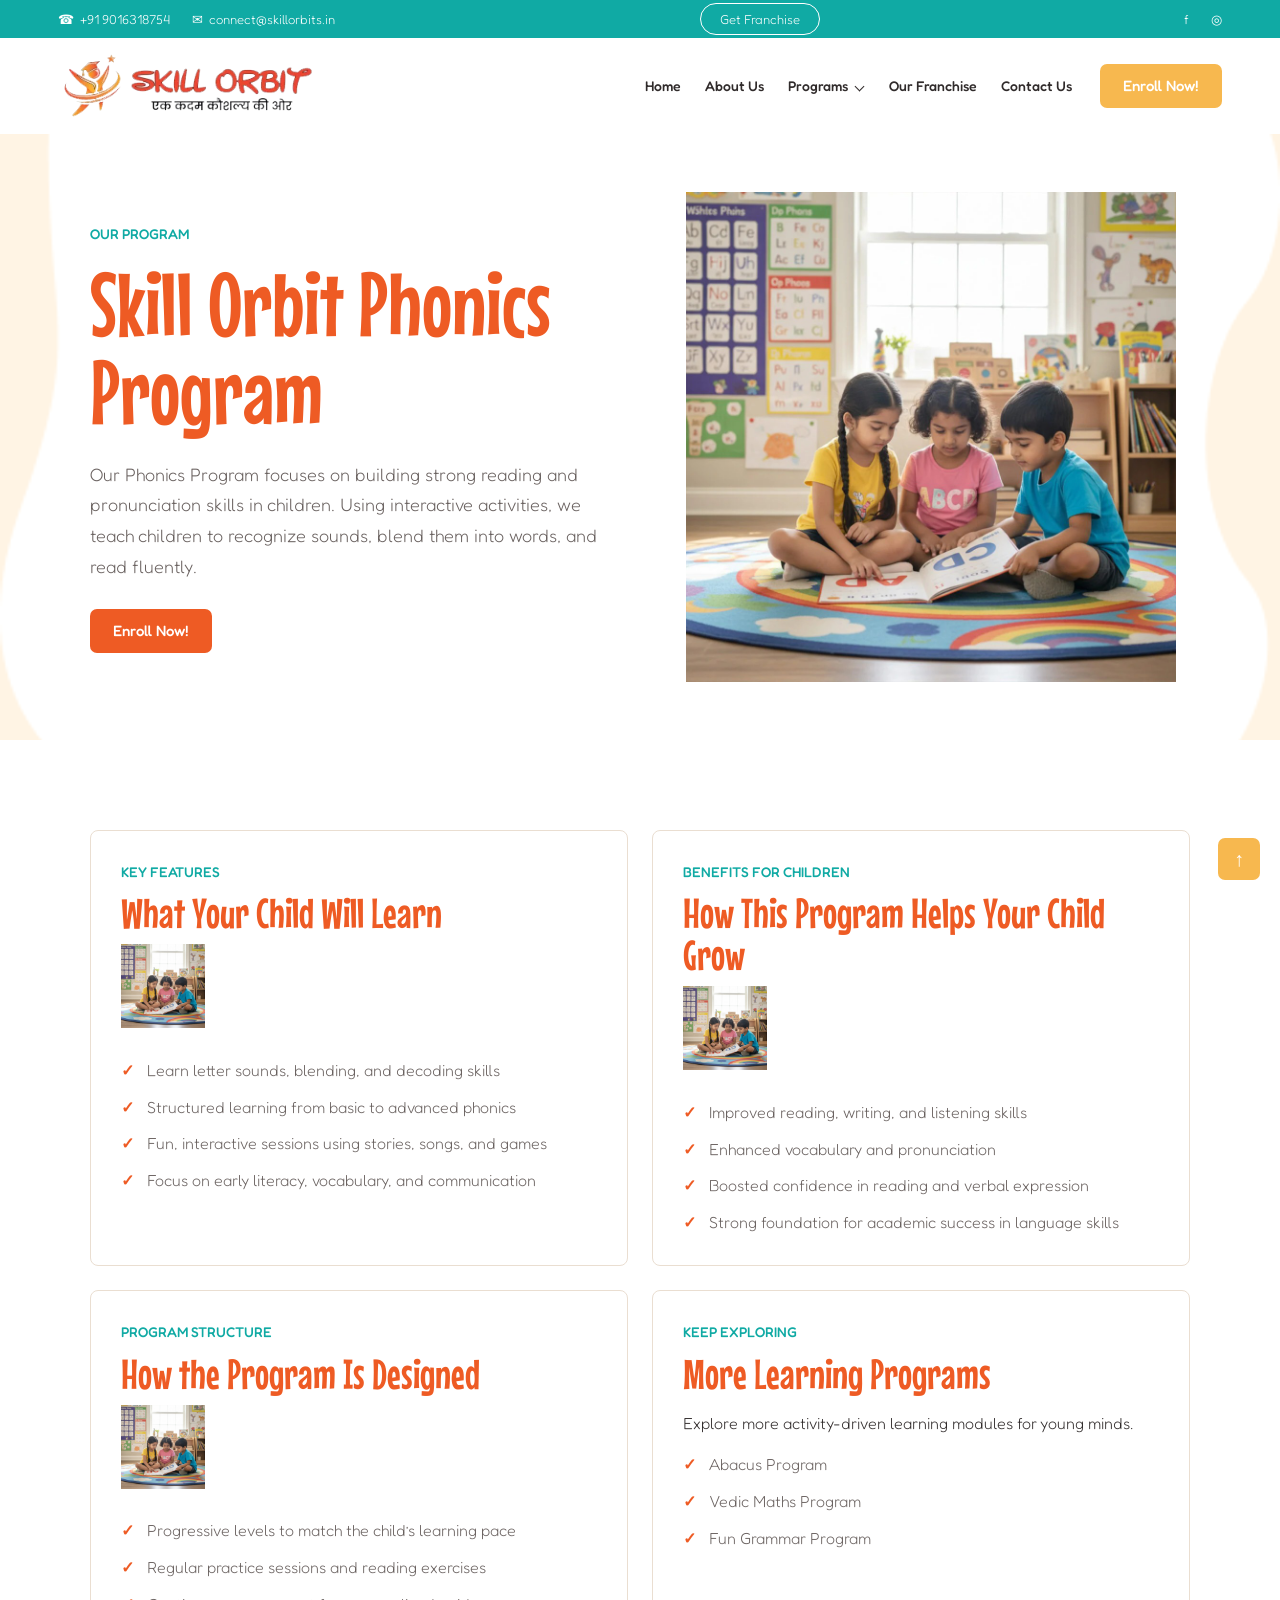
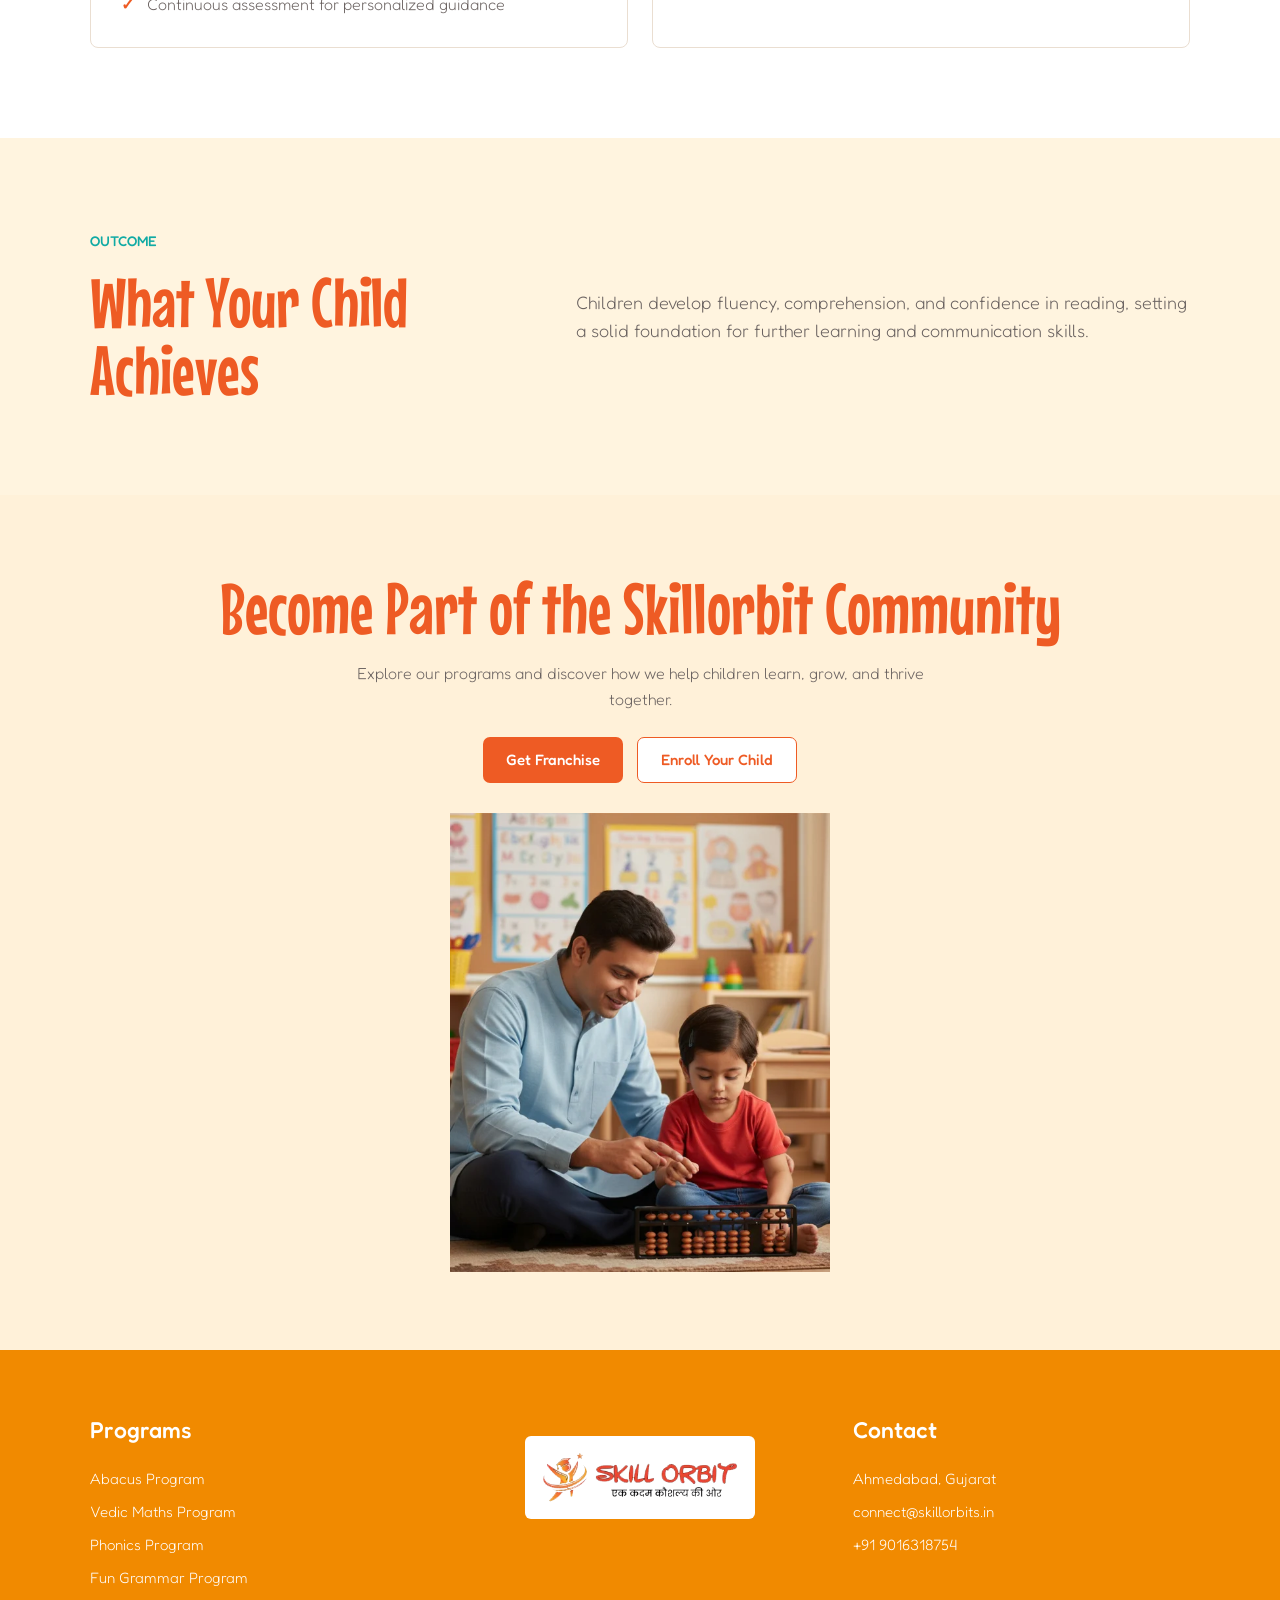
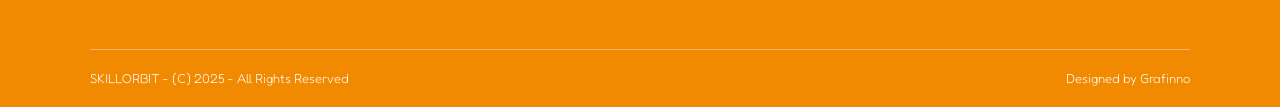
<file: skill-orbit-phonics-program.html>
<!doctype html>
<html lang="en">
<head>
  <meta charset="utf-8"><meta name="viewport" content="width=device-width, initial-scale=1"><link rel="icon" type="image/webp" href="./images/favicon.webp"><title>Skill Orbit Phonics Program</title>
  <link rel="preconnect" href="https://fonts.googleapis.com"><link rel="preconnect" href="https://fonts.gstatic.com" crossorigin><link href="https://fonts.googleapis.com/css2?family=Fredoka:wght@300;400;500;600;700&family=Mouse+Memoirs&display=swap" rel="stylesheet"><link rel="stylesheet" href="subpages.css">
</head>
<body>
  <div class="topline"><div class="topline__contact"><a href="tel:+919016318754">☎ &nbsp;+91 9016318754</a><a href="mailto:connect@skillorbits.in">✉ &nbsp;connect@skillorbits.in</a></div><a class="mini-button" href="franchise.html">Get Franchise</a><div class="topline__social"><a href="#">f</a><a href="#">◎</a></div></div>
  <header class="site-header" id="top"><a class="brand" href="index.html"><img src="images/SO-logo-1.png" alt="Skill Orbit"></a><a class="button mobile-cta" href="contact-us.html">Click here</a><div class="nav-wrap"><nav class="main-nav" aria-label="Main navigation"><a href="index.html">Home</a><a href="about-us.html">About Us</a><div class="programs-nav"><a href="index.html#programs">Programs<span class="programs-chevron" aria-hidden="true"></span></a><div class="program-menu"><a href="skill-orbit-abacus-program.html">Abacus Program</a><a href="skill-orbit-vedic-maths-program.html">Vedic Maths Program</a><a href="skill-orbit-phonics-program.html">Phonics Program</a><a href="skill-orbit-fun-grammar-program.html">Fun Grammar Program</a></div></div><a href="franchise.html">Our Franchise</a><a href="contact-us.html">Contact Us</a></nav><a class="button" href="contact-us.html#contact-form">Enroll Now!</a></div></header>
  <main class="page-wrap">
    <section class="inner-hero program-hero"><div class="inner-hero__copy"><span class="eyebrow">Our Program</span><h1 class="display-title">Skill Orbit Phonics Program</h1><p>Our Phonics Program focuses on building strong reading and pronunciation skills in children. Using interactive activities, we teach children to recognize sounds, blend them into words, and read fluently.</p><a class="button button--orange" href="contact-us.html#contact-form">Enroll Now!</a></div><div class="inner-hero__visual program-hero__visual"><img src="images/Artboard-1-2-1024x1024.jpg" alt="Phonics learning program"></div></section>
    <section class="section"><div class="learning-grid"><article class="learning-panel"><div class="learning-panel__heading">Key Features</div><h2>What Your Child Will Learn</h2><img src="images/Artboard-1-2-1024x1024.jpg" alt="Phonics reading activities"><ul><li>Learn letter sounds, blending, and decoding skills</li><li>Structured learning from basic to advanced phonics</li><li>Fun, interactive sessions using stories, songs, and games</li><li>Focus on early literacy, vocabulary, and communication</li></ul></article><article class="learning-panel"><div class="learning-panel__heading">Benefits for Children</div><h2>How This Program Helps Your Child Grow</h2><img src="images/Artboard-1-2-1024x1024.jpg" alt="Phonics program benefits"><ul><li>Improved reading, writing, and listening skills</li><li>Enhanced vocabulary and pronunciation</li><li>Boosted confidence in reading and verbal expression</li><li>Strong foundation for academic success in language skills</li></ul></article><article class="learning-panel"><div class="learning-panel__heading">Program Structure</div><h2>How the Program Is Designed</h2><img src="images/Artboard-1-2-1024x1024.jpg" alt="Phonics program structure"><ul><li>Progressive levels to match the child’s learning pace</li><li>Regular practice sessions and reading exercises</li><li>Continuous assessment for personalized guidance</li></ul></article><article class="learning-panel"><div class="learning-panel__heading">Keep exploring</div><h2>More Learning Programs</h2><p>Explore more activity-driven learning modules for young minds.</p><ul><li><a href="skill-orbit-abacus-program.html">Abacus Program</a></li><li><a href="skill-orbit-vedic-maths-program.html">Vedic Maths Program</a></li><li><a href="skill-orbit-fun-grammar-program.html">Fun Grammar Program</a></li></ul></article></div></section>
    <section class="section soft-section outcome"><div><span class="eyebrow">Outcome</span><h2 class="section-title">What Your Child Achieves</h2></div><p>Children develop fluency, comprehension, and confidence in reading, setting a solid foundation for further learning and communication skills.</p></section>
    <section class="community"><h2>Become Part of the Skillorbit Community</h2><p>Explore our programs and discover how we help children learn, grow, and thrive together.</p><div class="community__actions"><a class="button button--orange" href="franchise.html">Get Franchise</a><a class="button button--outline" href="contact-us.html#contact-form">Enroll Your Child</a></div><img class="community__illustration" src="images/becomepart.png" alt="A teacher helping a child learn with an abacus"></section>
  </main>
  <footer class="footer"><div class="footer-main"><div class="footer-column"><h2>Programs</h2><ul><li><a href="skill-orbit-abacus-program.html">Abacus Program</a></li><li><a href="skill-orbit-vedic-maths-program.html">Vedic Maths Program</a></li><li><a href="skill-orbit-phonics-program.html">Phonics Program</a></li><li><a href="skill-orbit-fun-grammar-program.html">Fun Grammar Program</a></li></ul></div><a class="footer-logo" href="index.html"><img src="images/SO-logo-1.png" alt="Skill Orbit"></a><div class="footer-column"><h2>Contact</h2><ul><li>Ahmedabad, Gujarat</li><li><a href="mailto:connect@skillorbits.in">connect@skillorbits.in</a></li><li><a href="tel:+919016318754">+91 9016318754</a></li></ul></div></div><div class="footer-bottom"><span>SKILLORBIT - (C) 2025 - All Rights Reserved</span><a href="#top">Designed by Grafinno</a></div></footer>
  <button class="back-top" aria-label="Back to top" onclick="window.scrollTo({top:0,behavior:'smooth'})">↑</button>
  <script src="site-motion.js"></script>
</body>
</html>
</file>
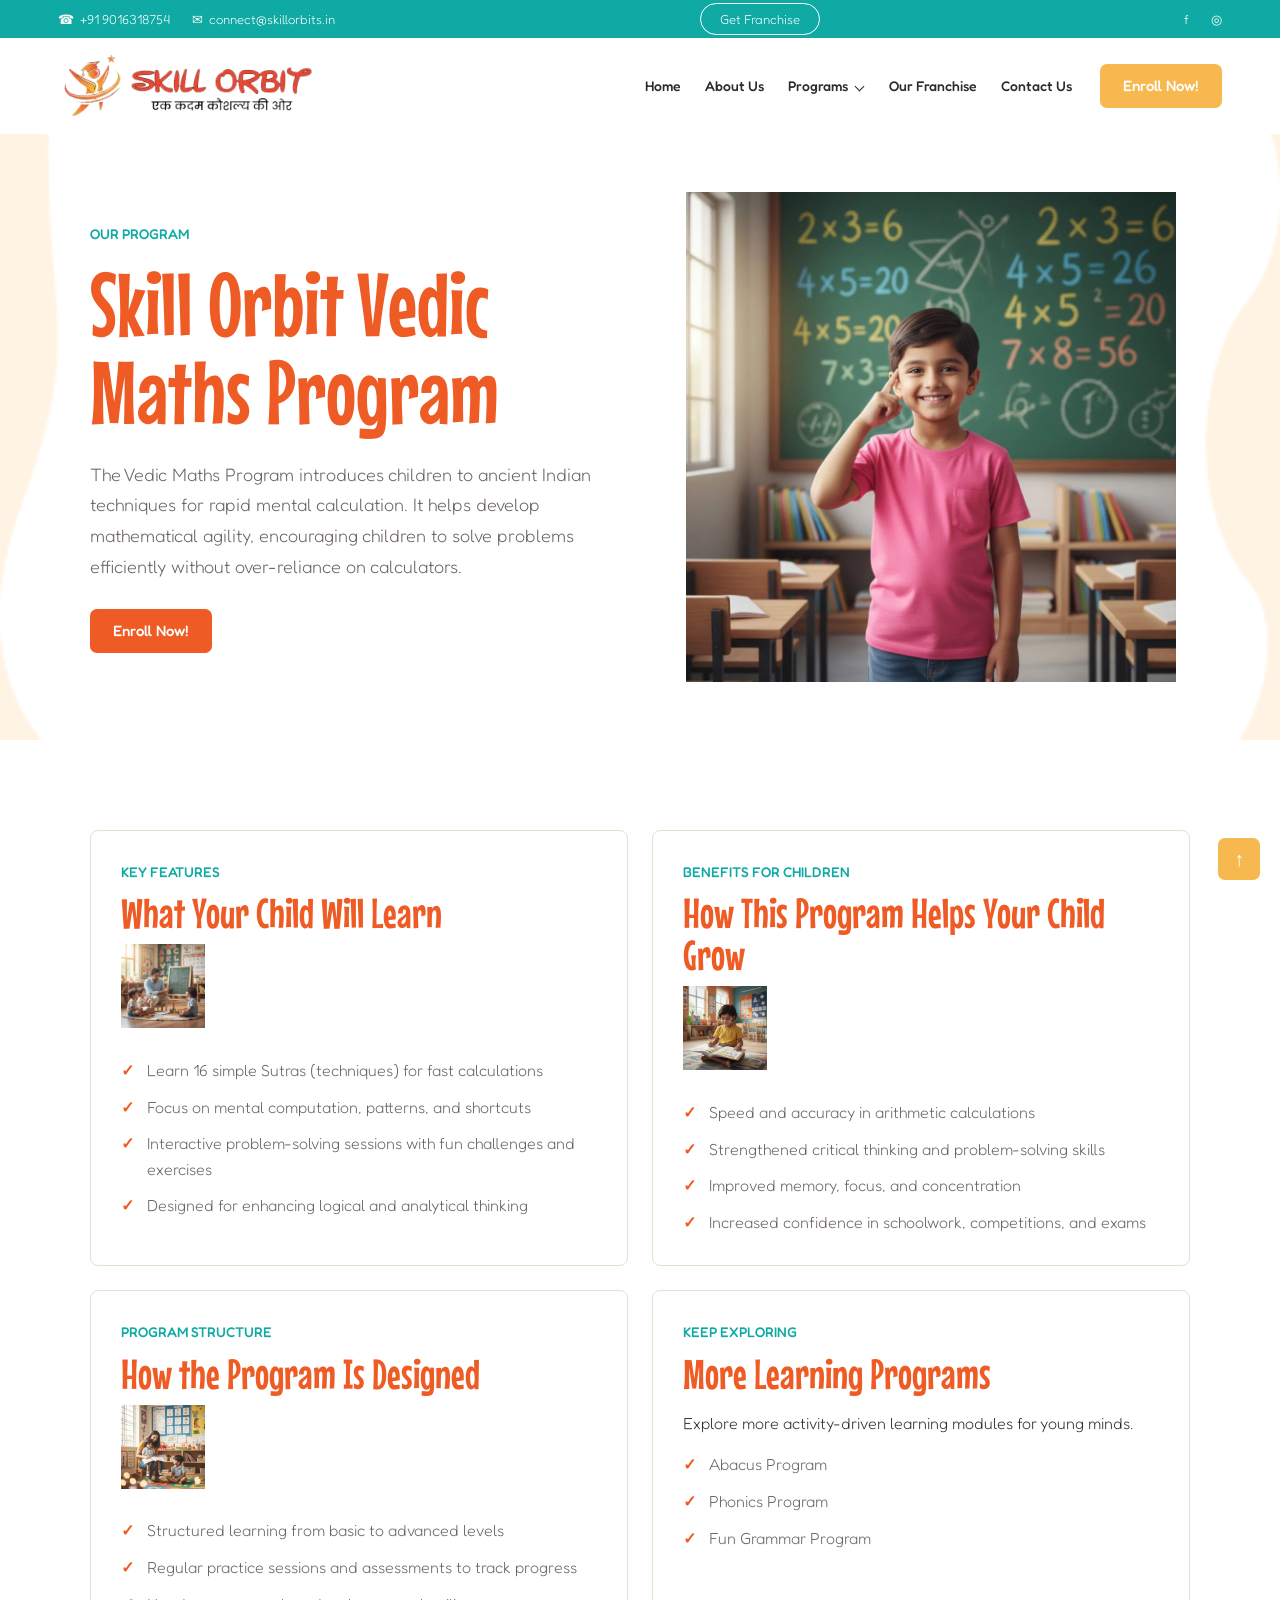
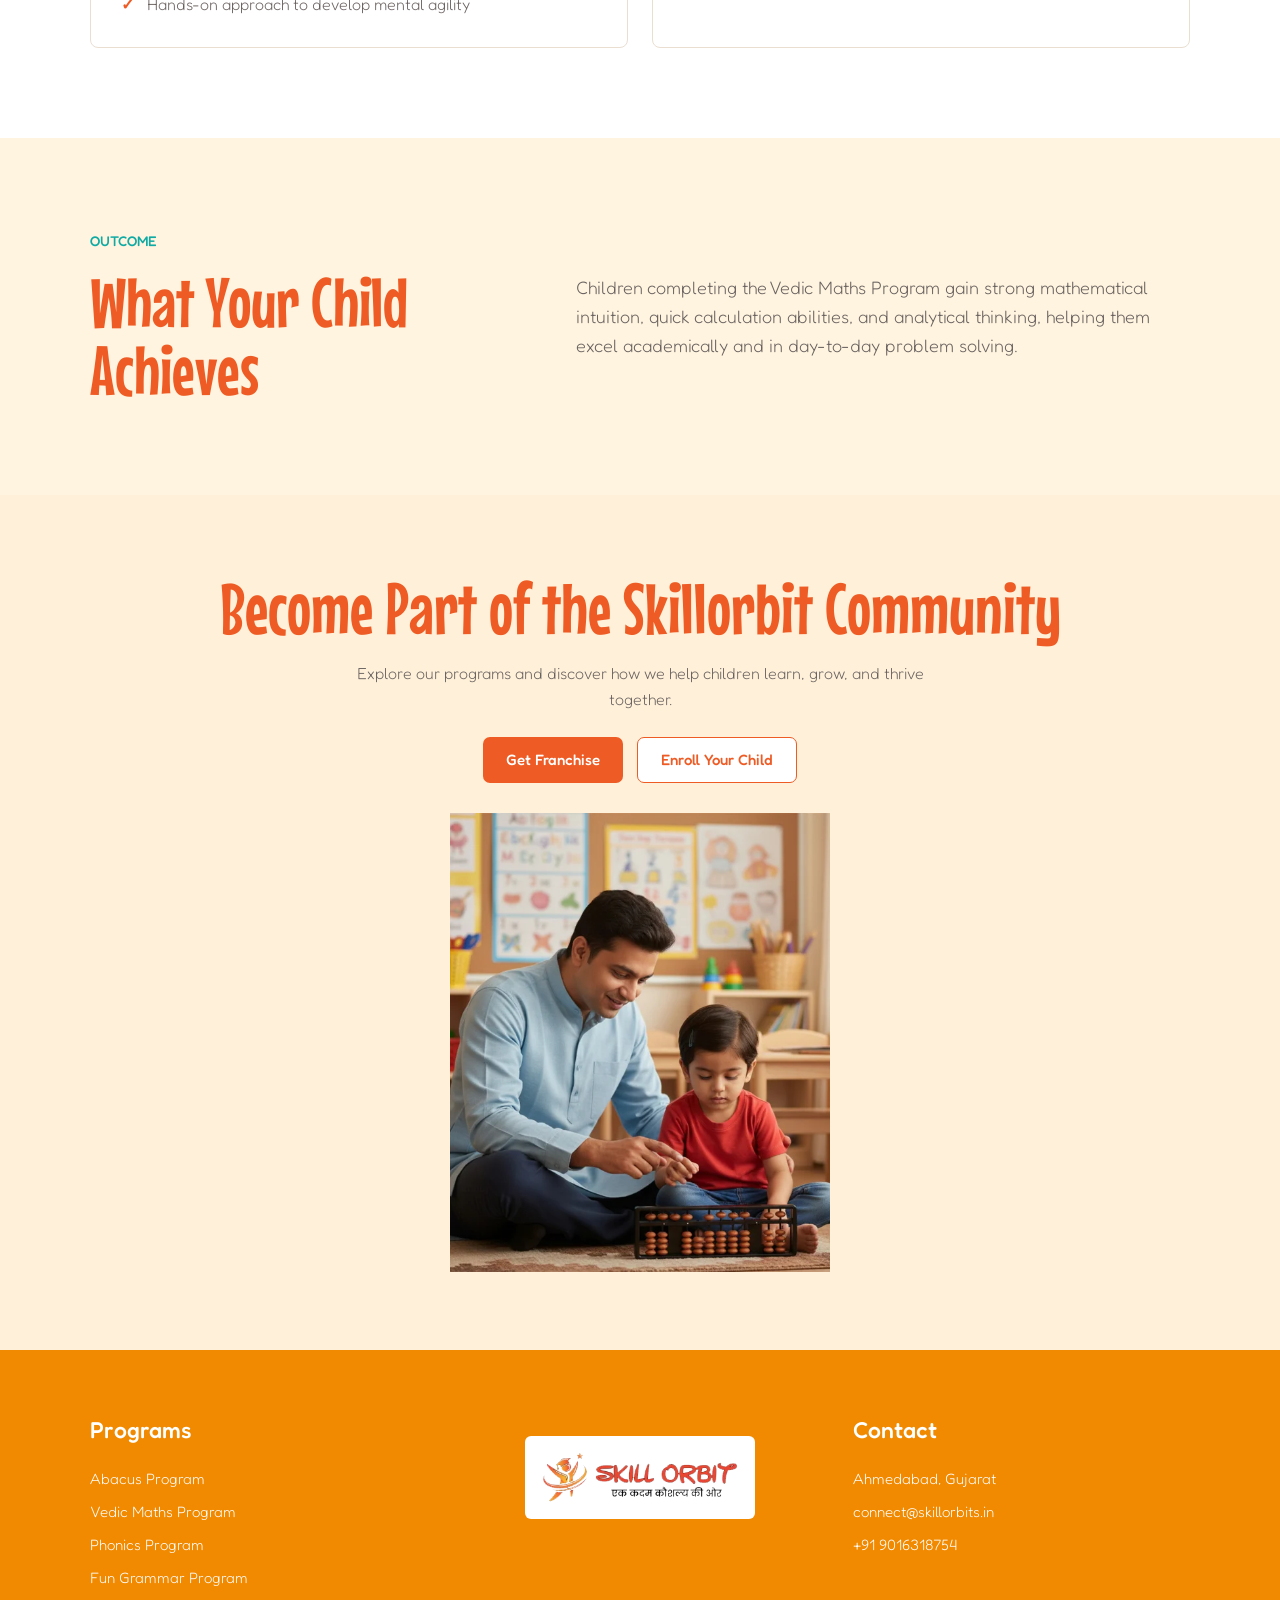
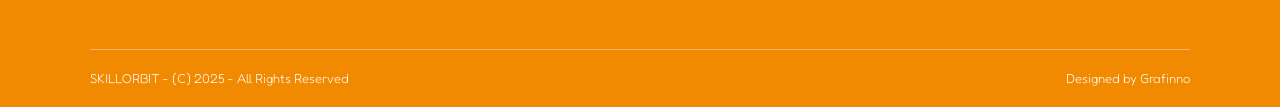
<file: skill-orbit-vedic-maths-program.html>
<!doctype html>
<html lang="en">
<head>
  <meta charset="utf-8"><meta name="viewport" content="width=device-width, initial-scale=1"><link rel="icon" type="image/webp" href="./images/favicon.webp"><title>Skill Orbit Vedic Maths Program</title>
  <link rel="preconnect" href="https://fonts.googleapis.com"><link rel="preconnect" href="https://fonts.gstatic.com" crossorigin><link href="https://fonts.googleapis.com/css2?family=Fredoka:wght@300;400;500;600;700&family=Mouse+Memoirs&display=swap" rel="stylesheet"><link rel="stylesheet" href="subpages.css">
</head>
<body>
  <div class="topline"><div class="topline__contact"><a href="tel:+919016318754">☎ &nbsp;+91 9016318754</a><a href="mailto:connect@skillorbits.in">✉ &nbsp;connect@skillorbits.in</a></div><a class="mini-button" href="franchise.html">Get Franchise</a><div class="topline__social"><a href="#">f</a><a href="#">◎</a></div></div>
  <header class="site-header" id="top"><a class="brand" href="index.html"><img src="images/SO-logo-1.png" alt="Skill Orbit"></a><a class="button mobile-cta" href="contact-us.html">Click here</a><div class="nav-wrap"><nav class="main-nav" aria-label="Main navigation"><a href="index.html">Home</a><a href="about-us.html">About Us</a><div class="programs-nav"><a href="index.html#programs">Programs<span class="programs-chevron" aria-hidden="true"></span></a><div class="program-menu"><a href="skill-orbit-abacus-program.html">Abacus Program</a><a href="skill-orbit-vedic-maths-program.html">Vedic Maths Program</a><a href="skill-orbit-phonics-program.html">Phonics Program</a><a href="skill-orbit-fun-grammar-program.html">Fun Grammar Program</a></div></div><a href="franchise.html">Our Franchise</a><a href="contact-us.html">Contact Us</a></nav><a class="button" href="contact-us.html#contact-form">Enroll Now!</a></div></header>
  <main class="page-wrap">
    <section class="inner-hero program-hero"><div class="inner-hero__copy"><span class="eyebrow">Our Program</span><h1 class="display-title">Skill Orbit Vedic Maths Program</h1><p>The Vedic Maths Program introduces children to ancient Indian techniques for rapid mental calculation. It helps develop mathematical agility, encouraging children to solve problems efficiently without over-reliance on calculators.</p><a class="button button--orange" href="contact-us.html#contact-form">Enroll Now!</a></div><div class="inner-hero__visual program-hero__visual"><img src="images/Artboard-1-1-1024x1024.jpg" alt="Vedic maths learning program"></div></section>
    <section class="section"><div class="learning-grid"><article class="learning-panel"><div class="learning-panel__heading">Key Features</div><h2>What Your Child Will Learn</h2><img src="images/Artboard-1-4-768x768.jpg" alt="Vedic maths concepts"><ul><li>Learn 16 simple Sutras (techniques) for fast calculations</li><li>Focus on mental computation, patterns, and shortcuts</li><li>Interactive problem-solving sessions with fun challenges and exercises</li><li>Designed for enhancing logical and analytical thinking</li></ul></article><article class="learning-panel"><div class="learning-panel__heading">Benefits for Children</div><h2>How This Program Helps Your Child Grow</h2><img src="images/How-This-Program01.psd.jpg" alt="Vedic maths benefits"><ul><li>Speed and accuracy in arithmetic calculations</li><li>Strengthened critical thinking and problem-solving skills</li><li>Improved memory, focus, and concentration</li><li>Increased confidence in schoolwork, competitions, and exams</li></ul></article><article class="learning-panel"><div class="learning-panel__heading">Program Structure</div><h2>How the Program Is Designed</h2><img src="images/How-the-Program-01.psd.jpg" alt="Vedic maths program structure"><ul><li>Structured learning from basic to advanced levels</li><li>Regular practice sessions and assessments to track progress</li><li>Hands-on approach to develop mental agility</li></ul></article><article class="learning-panel"><div class="learning-panel__heading">Keep exploring</div><h2>More Learning Programs</h2><p>Explore more activity-driven learning modules for young minds.</p><ul><li><a href="skill-orbit-abacus-program.html">Abacus Program</a></li><li><a href="skill-orbit-phonics-program.html">Phonics Program</a></li><li><a href="skill-orbit-fun-grammar-program.html">Fun Grammar Program</a></li></ul></article></div></section>
    <section class="section soft-section outcome"><div><span class="eyebrow">Outcome</span><h2 class="section-title">What Your Child Achieves</h2></div><p>Children completing the Vedic Maths Program gain strong mathematical intuition, quick calculation abilities, and analytical thinking, helping them excel academically and in day-to-day problem solving.</p></section>
    <section class="community"><h2>Become Part of the Skillorbit Community</h2><p>Explore our programs and discover how we help children learn, grow, and thrive together.</p><div class="community__actions"><a class="button button--orange" href="franchise.html">Get Franchise</a><a class="button button--outline" href="contact-us.html#contact-form">Enroll Your Child</a></div><img class="community__illustration" src="images/becomepart.png" alt="A teacher helping a child learn with an abacus"></section>
  </main>
  <footer class="footer"><div class="footer-main"><div class="footer-column"><h2>Programs</h2><ul><li><a href="skill-orbit-abacus-program.html">Abacus Program</a></li><li><a href="skill-orbit-vedic-maths-program.html">Vedic Maths Program</a></li><li><a href="skill-orbit-phonics-program.html">Phonics Program</a></li><li><a href="skill-orbit-fun-grammar-program.html">Fun Grammar Program</a></li></ul></div><a class="footer-logo" href="index.html"><img src="images/SO-logo-1.png" alt="Skill Orbit"></a><div class="footer-column"><h2>Contact</h2><ul><li>Ahmedabad, Gujarat</li><li><a href="mailto:connect@skillorbits.in">connect@skillorbits.in</a></li><li><a href="tel:+919016318754">+91 9016318754</a></li></ul></div></div><div class="footer-bottom"><span>SKILLORBIT - (C) 2025 - All Rights Reserved</span><a href="#top">Designed by Grafinno</a></div></footer>
  <button class="back-top" aria-label="Back to top" onclick="window.scrollTo({top:0,behavior:'smooth'})">↑</button>
  <script src="site-motion.js"></script>
</body>
</html>
</file>
<file: subpages.css>
:root {
  --orange: #ee5b24;
  --gold: #f7b84f;
  --teal: #10aaa4;
  --ink: #302b2b;
  --muted: #6a6260;
  --cream: #fff4df;
  --paper: #fffdfa;
  --line: #eaded1;
  --display: "Mouse Memoirs", "Arial Narrow", sans-serif;
  --body: "Fredoka", sans-serif;
}
* { box-sizing: border-box; }
html { scroll-behavior: smooth; scroll-padding-top: 100px; }
body { margin: 0; color: var(--ink); font-family: var(--body); font-size: 16px; font-weight: 300; line-height: 1.6; }
a { color: inherit; text-decoration: none; }
button, input, textarea { font: inherit; }
img { max-width: 100%; }
.topline { min-height: 38px; padding: 0 max(4.5vw, 24px); display: flex; align-items: center; justify-content: space-between; color: white; background: var(--teal); font-size: 13px; }
.topline__contact, .topline__social { display: flex; align-items: center; gap: 22px; }
.topline a:hover, .footer a:hover { opacity: .78; }
.mini-button { padding: 5px 19px; border: 1px solid white; border-radius: 18px; color: white; background: transparent; font-size: 13px; }
.site-header { position: sticky; top: 0; z-index: 10; min-height: 92px; padding: 12px max(4.5vw, 24px); display: flex; align-items: center; justify-content: space-between; gap: 24px; background: white; }
.brand img { display: block; width: 260px; height: auto; }
.nav-wrap { display: flex; align-items: center; gap: 28px; }
.menu-toggle { width: 42px; height: 42px; padding: 0; display: none; flex: 0 0 42px; align-items: center; justify-content: center; border: 1px solid var(--line); border-radius: 5px; color: var(--ink); background: white; font-size: 21px; cursor: pointer; }
.menu-toggle__icon { display: block; line-height: 1; }
.main-nav { display: flex; align-items: center; gap: 24px; font-size: 14px; font-weight: 500; }
.main-nav a { transition: color .2s ease; }
.main-nav a:hover, .main-nav a[aria-current="page"] { color: var(--teal); }
.programs-nav { position: relative; padding: 13px 0; }
.program-menu { position: absolute; top: 100%; left: -18px; z-index: 20; width: 286px; padding: 12px; display: none; border: 1px solid var(--line); border-top: 3px solid var(--orange); border-radius: 8px; background: var(--paper); box-shadow: 0 18px 38px #302b2b20; }
.program-menu::before { padding: 5px 9px 10px; display: block; color: var(--teal); content: "LEARNING PROGRAMS"; font-size: 11px; font-weight: 600; }
.programs-nav:hover .program-menu, .programs-nav:focus-within .program-menu { display: grid; }
.program-menu a { position: relative; min-height: 50px; padding: 9px 30px 9px 49px; display: flex; align-items: center; border-radius: 5px; color: var(--ink); font-size: 14px; white-space: normal; transition: background .18s ease, color .18s ease; }
.program-menu a::before { position: absolute; left: 9px; width: 30px; height: 30px; display: grid; place-items: center; border-radius: 50%; color: var(--teal); background: #e3f5f2; content: "01"; font-size: 11px; font-weight: 600; }
.program-menu a:nth-of-type(2)::before { color: #c66c50; background: #fff0e8; content: "02"; }
.program-menu a:nth-of-type(3)::before { color: #398ca2; background: #e8f6fa; content: "03"; }
.program-menu a:nth-of-type(4)::before { color: #8a7045; background: #fff3d9; content: "04"; }
.program-menu a::after { position: absolute; right: 11px; color: var(--orange); content: "›"; font-size: 20px; transition: transform .18s ease; }
.program-menu a:hover { color: var(--orange); background: var(--cream); }
.program-menu a:hover::after { transform: translateX(3px); }
.programs-chevron { display: inline-flex; width: 12px; height: 12px; margin-left: 5px; align-items: center; justify-content: center; vertical-align: middle; }
.programs-chevron::before { width: 6px; height: 6px; border-right: 1.5px solid currentColor; border-bottom: 1.5px solid currentColor; content: ""; transform: translateY(-1px) rotate(45deg); }
.programs-nav:hover > a .programs-chevron, .programs-nav:focus-within > a .programs-chevron { animation: programs-arrow-bob .48s ease-in-out infinite; }
@keyframes programs-arrow-bob { 0%, 100% { transform: translateY(-1px); } 50% { transform: translateY(3px); } }
@media (prefers-reduced-motion: reduce) {
  .programs-nav:hover > a .programs-chevron, .programs-nav:focus-within > a .programs-chevron { animation: none; }
}
.button { min-height: 44px; padding: 10px 23px; display: inline-flex; align-items: center; justify-content: center; border: 0; border-radius: 7px; color: white; background: var(--gold); font-size: 15px; font-weight: 500; cursor: pointer; transition: .2s ease; }
.button:hover { transform: translateY(-2px); background: var(--orange); }
.button--orange { background: var(--orange); }
.button--outline { border: 1px solid var(--orange); color: var(--orange); background: white; }
.mobile-cta { display: none; }
.page-wrap { overflow: hidden; }
.inner-hero { min-height: 560px; padding: 58px max(7vw, 28px); display: grid; grid-template-columns: 1fr 1fr; align-items: center; gap: 5vw; background: #fff4e4; }
.inner-hero__copy { max-width: 610px; }
.eyebrow { display: inline-block; margin-bottom: 15px; color: var(--teal); font-size: 14px; font-weight: 500; text-transform: uppercase; }
.display-title, .section-title { margin: 0; color: var(--orange); font-family: var(--display); font-weight: 400; line-height: .98; }
.display-title { font-size: clamp(62px, 7vw, 96px); }
.inner-hero p { max-width: 590px; margin: 23px 0 28px; color: var(--muted); font-size: 18px; line-height: 1.7; }
.inner-hero__visual { min-height: 440px; display: grid; place-items: center; overflow: hidden; }
.inner-hero__visual img { width: min(100%, 570px); max-height: 510px; object-fit: contain; transition: transform 520ms cubic-bezier(.2,.65,.3,1); }
.inner-hero__visual img:hover { transform: scale(1.045); }
.inner-hero--about { background: #f6efe8; }
.inner-hero--contact { min-height: 340px; grid-template-columns: 1fr 1fr; background: #f6efe8; }
.inner-hero--contact .inner-hero__visual { min-height: 250px; }
.inner-hero--contact .inner-hero__visual img { max-height: 290px; }
.section { padding: 90px max(7vw, 28px); }
.section-title { font-size: clamp(46px, 5.6vw, 70px); }
.section-intro { max-width: 760px; margin: 18px auto 0; color: var(--muted); font-size: 17px; }
.centered { text-align: center; }
.section-head { max-width: 900px; margin: 0 auto 42px; text-align: center; }
.section-head .eyebrow { margin-bottom: 12px; }
.story-row { display: grid; grid-template-columns: 1fr 1fr; align-items: center; gap: 7vw; }
.story-row + .story-row { margin-top: 64px; }
.story-image { min-height: 410px; display: grid; place-items: center; overflow: hidden; }
.story-image img { max-height: 470px; width: 100%; object-fit: contain; transition: transform 520ms cubic-bezier(.2,.65,.3,1); }
.story-image img:hover { transform: scale(1.045); }
.story-copy p { color: var(--muted); }
.vision-grid { max-width: 1160px; margin: auto; display: grid; grid-template-columns: repeat(2, 1fr); gap: 24px; }
.vision-card { padding: 30px; border: 1px solid var(--line); border-radius: 9px; background: white; }
.vision-card h3, .location-card h3, .value-card h3 { margin: 0 0 10px; font-size: 24px; font-weight: 500; }
.vision-card p { margin: 0; color: var(--muted); }
.soft-section { background: var(--cream); }
.values-grid { max-width: 1160px; margin: auto; display: grid; grid-template-columns: repeat(3, 1fr); gap: 16px; }
.value-card { min-height: 155px; padding: 22px; border: 1px solid #ecdac5; border-radius: 7px; background: #fffdfa; }
.value-card h3 { margin-bottom: 6px; color: var(--orange); font-size: 20px; }
.value-card p { margin: 0; color: var(--muted); font-size: 15px; }
.location-grid { max-width: 1160px; margin: 0 auto; display: grid; grid-template-columns: repeat(3, 1fr); gap: 18px; }
.location-card { padding: 26px; border: 1px solid var(--line); border-radius: 8px; background: white; }
.location-card__number { margin-bottom: 18px; color: var(--orange); font-family: var(--display); font-size: 48px; line-height: 1; }
.location-card p { margin: 0; color: var(--muted); }
.franchise-hero { background: #f4eee7; }
.franchise-hero .inner-hero__visual img { border-radius: 8px; }
.business-section { display: grid; grid-template-columns: .75fr 1.25fr; align-items: start; gap: 5vw; }
.business-section p { margin: 0; color: var(--muted); font-size: 18px; }
.form-section { background: #fff5e6; }
.form-layout { max-width: 1180px; margin: auto; display: grid; grid-template-columns: .8fr 1.2fr; gap: 60px; align-items: start; }
.form-layout__intro h2 { margin-bottom: 15px; }
.form-layout__intro p { color: var(--muted); }
.contact-form { padding: 30px; border: 1px solid var(--line); border-radius: 8px; background: white; }
.form-grid { display: grid; grid-template-columns: repeat(2, minmax(0, 1fr)); gap: 17px; }
.form-field { display: grid; gap: 7px; }
.form-field--wide { grid-column: 1 / -1; }
.form-field label { font-size: 14px; font-weight: 500; }
.form-field input, .form-field textarea { width: 100%; min-height: 48px; padding: 12px 13px; border: 1px solid #d8cec4; border-radius: 5px; outline: none; background: #fffdfa; }
.form-field textarea { min-height: 130px; resize: vertical; }
.form-field input:focus, .form-field textarea:focus { border-color: var(--teal); box-shadow: 0 0 0 3px #10aaa41a; }
.form-response { min-height: 22px; margin: 12px 0 0; color: var(--teal); font-size: 14px; }
.contact-layout { display: grid; grid-template-columns: 1fr 1fr; gap: 32px; align-items: stretch; }
.contact-info { padding: 32px; background: var(--cream); }
.contact-info h2 { margin-bottom: 12px; }
.contact-info p { color: var(--muted); }
.contact-detail { margin: 20px 0; display: flex; gap: 14px; align-items: flex-start; }
.contact-detail__icon { width: 38px; height: 38px; flex: 0 0 auto; display: grid; place-items: center; border-radius: 50%; color: white; background: var(--teal); }
.map-frame { min-height: 440px; border: 0; width: 100%; background: #eee8df; }
.contact-form-wrap { max-width: 1180px; margin: 70px auto 0; display: grid; grid-template-columns: .7fr 1.3fr; gap: 55px; align-items: start; }
.contact-form-wrap > div:first-child p { color: var(--muted); }
.program-hero { min-height: 600px; background: #fff4e4 url("images/home-online-background-2.png") center / cover no-repeat; }
.program-hero__visual { min-height: 490px; }
.program-hero__visual img { width: min(100%, 520px); max-height: 490px; object-fit: contain; }
.learning-grid { max-width: 1180px; margin: auto; display: grid; grid-template-columns: repeat(2, 1fr); gap: 24px; }
.learning-panel { min-height: 290px; padding: 30px; overflow: hidden; border: 1px solid var(--line); border-radius: 8px; background: white; }
.learning-panel__heading { margin-bottom: 9px; color: var(--teal); font-size: 14px; font-weight: 500; text-transform: uppercase; }
.learning-panel h2 { margin: 0; color: var(--orange); font-family: var(--display); font-size: 42px; font-weight: 400; line-height: 1; }
.learning-panel img { width: 84px; height: 84px; margin: 10px 0; object-fit: contain; transition: transform 520ms cubic-bezier(.2,.65,.3,1); }
.learning-panel img:hover { transform: scale(1.08); }
.learning-panel ul { margin: 12px 0 0; padding: 0; display: grid; gap: 11px; list-style: none; }
.learning-panel li { position: relative; padding-left: 26px; color: var(--muted); }
.learning-panel li::before { position: absolute; left: 0; top: 0; color: var(--orange); content: "✓"; font-weight: 600; }
.outcome { display: grid; grid-template-columns: .8fr 1.2fr; gap: 6vw; align-items: center; }
.outcome p { max-width: 700px; color: var(--muted); font-size: 18px; }
.community { padding: 78px 24px; overflow: hidden; background: #fff1d9; text-align: center; }
.community h2 { max-width: 850px; margin: 0 auto; color: var(--orange); font-family: var(--display); font-size: clamp(48px, 6vw, 72px); font-weight: 400; line-height: .98; }
.community p { max-width: 620px; margin: 18px auto 25px; color: var(--muted); }
.community__actions { display: flex; justify-content: center; gap: 14px; }
.community--franchise { background-image: none; }
.community__illustration { width: min(100%, 380px); height: auto; margin: 30px auto 0; display: block; transition: transform 520ms cubic-bezier(.2,.65,.3,1); }
.community__illustration:hover { transform: scale(1.045); }
.footer { padding: 62px max(7vw, 28px) 0; color: white; background: #f18a00; }
.footer-main { max-width: 1180px; margin: auto; display: grid; grid-template-columns: 1fr 1fr 1fr; align-items: start; gap: 44px; }
.footer-column h2 { margin: 0 0 18px; font-size: 23px; font-weight: 500; }
.footer-column ul { margin: 0; padding: 0; list-style: none; }
.footer-column li { margin: 9px 0; font-size: 15px; }
.footer-logo { width: 230px; margin: 24px auto 0; padding: 13px; display: block; border-radius: 6px; background: white; }
.footer-logo img { display: block; width: 100%; }
.footer-bottom { max-width: 1180px; margin: 50px auto 0; padding: 18px 0; display: flex; justify-content: space-between; border-top: 1px solid #ffffff66; font-size: 13px; }
.back-top { position: fixed; right: 20px; bottom: 20px; z-index: 5; width: 42px; height: 42px; border: 0; border-radius: 7px; color: white; background: var(--gold); font-size: 20px; cursor: pointer; }
@media (prefers-reduced-motion: reduce) {
  .inner-hero__visual img, .story-image img, .learning-panel img, .community__illustration { transition: none; }
  .inner-hero__visual img:hover, .story-image img:hover, .learning-panel img:hover, .community__illustration:hover { transform: none; }
}
.motion-ready .motion-reveal { opacity: 0; transform: translateY(14px); transition: opacity 520ms ease, transform 520ms cubic-bezier(.2,.65,.3,1); transition-delay: var(--motion-delay, 0ms); }
.motion-ready .motion-reveal.is-revealed { opacity: 1; transform: translateY(0); }
@media (prefers-reduced-motion: reduce) {
  .motion-ready .motion-reveal, .motion-ready .motion-reveal.is-revealed { opacity: 1; transform: none; transition: none; }
}
@media (max-width: 900px) {
  .brand img { width: 215px; }
  .menu-toggle { display: inline-flex; }
  .nav-wrap { position: absolute; top: 100%; right: 0; left: 0; padding: 18px 24px 24px; display: none; align-items: stretch; flex-direction: column; gap: 14px; background: white; box-shadow: 0 10px 20px #00000012; }
  .nav-wrap.is-open { display: flex; }
  .main-nav { align-items: stretch; flex-direction: column; gap: 10px; }
  .nav-wrap > .button { align-self: flex-start; }
  .programs-nav { padding: 0; }
  .nav-wrap.is-open .program-menu { position: static; width: 100%; margin-top: 6px; display: none; box-shadow: none; }
  .nav-wrap.is-open .programs-nav.submenu-open .program-menu { display: grid; }
  .inner-hero { min-height: 480px; padding-right: 6vw; padding-left: 6vw; }
  .program-hero { min-height: 510px; }
  .program-hero__visual { min-height: 400px; }
}
@media (max-width: 767px) {
  html { scroll-padding-top: 112px; }
  .topline { display: none; }
  .site-header { min-height: 104px; padding: 10px 12px; gap: 6px; }
  .brand img { width: min(205px, 42vw); }
  .mobile-cta { min-height: 40px; padding: 8px 10px; display: inline-flex; background: #eb755f; font-size: 14px; white-space: nowrap; }
  .inner-hero, .inner-hero--contact { min-height: 0; padding: 42px 22px 55px; grid-template-columns: 1fr; gap: 10px; }
  .inner-hero__visual, .inner-hero--contact .inner-hero__visual { min-height: 300px; order: -1; }
  .inner-hero__visual img { max-height: 350px; }
  .display-title { font-size: 57px; }
  .inner-hero p { margin: 17px 0 22px; font-size: 16px; }
  .section { padding: 66px 22px; }
  .section-title { font-size: 48px; }
  .section-intro { margin-top: 13px; font-size: 15px; }
  .section-head { margin-bottom: 27px; }
  .story-row, .business-section, .form-layout, .contact-layout, .contact-form-wrap, .outcome { grid-template-columns: 1fr; gap: 22px; }
  .story-row + .story-row { margin-top: 36px; }
  .story-image { min-height: 270px; }
  .vision-grid, .location-grid, .values-grid, .learning-grid { grid-template-columns: 1fr; gap: 14px; }
  .vision-card, .location-card, .learning-panel { padding: 22px; }
  .form-layout { gap: 24px; }
  .contact-form { padding: 20px; }
  .form-grid { grid-template-columns: 1fr; }
  .form-field--wide { grid-column: auto; }
  .contact-layout { gap: 15px; }
  .map-frame { min-height: 300px; }
  .contact-form-wrap { margin-top: 38px; }
  .program-hero { min-height: 0; }
  .program-hero__visual { min-height: 270px; }
  .program-hero__visual img { max-height: 300px; }
  .learning-panel { min-height: 0; }
  .community { padding: 65px 22px; }
  .community--franchise { background-image: none; }
  .community__illustration { width: min(100%, 380px); margin-top: 28px; }
  .community h2 { font-size: 48px; }
  .community__actions { align-items: center; flex-direction: column; }
  .footer { padding: 46px 24px 0; }
  .footer-main { grid-template-columns: 1fr; gap: 27px; }
  .footer-logo { order: -1; margin: 0 0 4px; }
  .footer-bottom { margin-top: 34px; flex-direction: column; gap: 5px; }
}
@media (max-width: 380px) {
  .site-header { padding-right: 9px; padding-left: 9px; gap: 5px; }
  .brand img { width: min(140px, 42vw); }
  .mobile-cta { padding-right: 8px; padding-left: 8px; font-size: 13px; }
}
</file>
